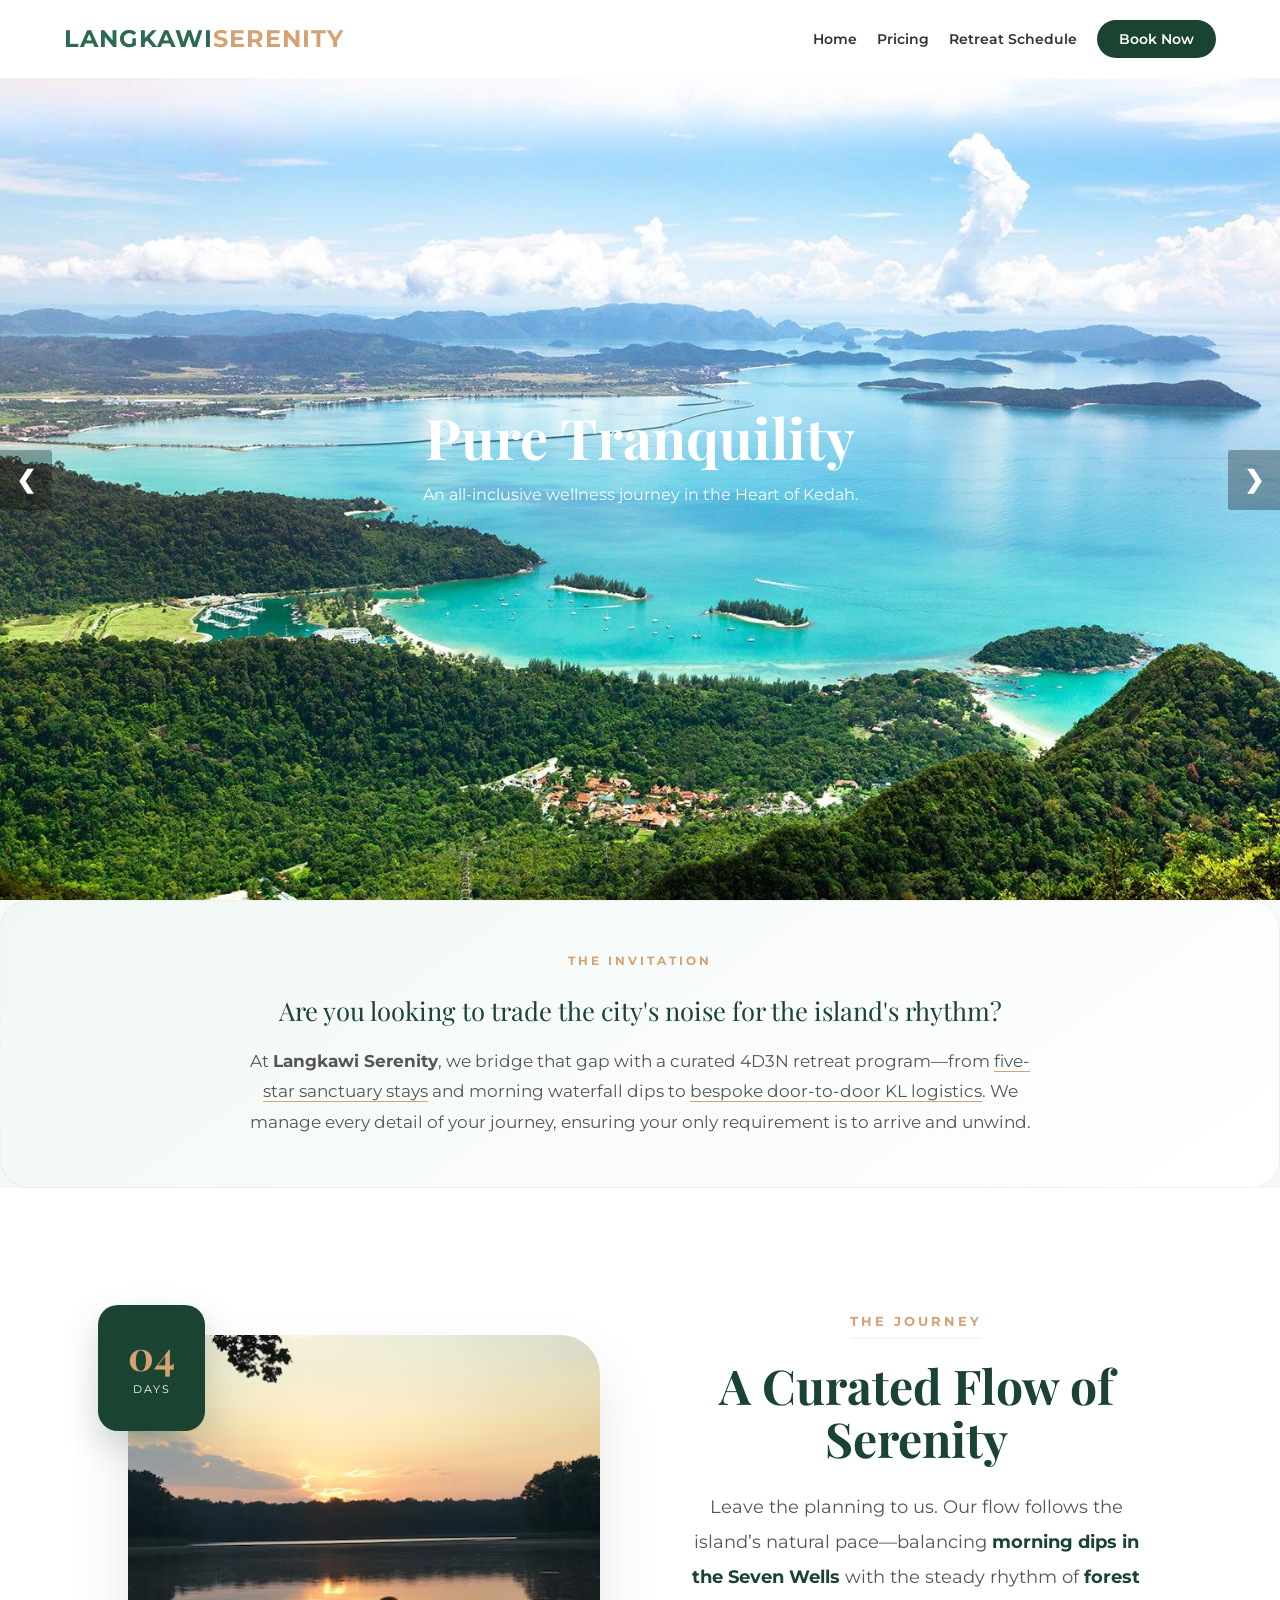
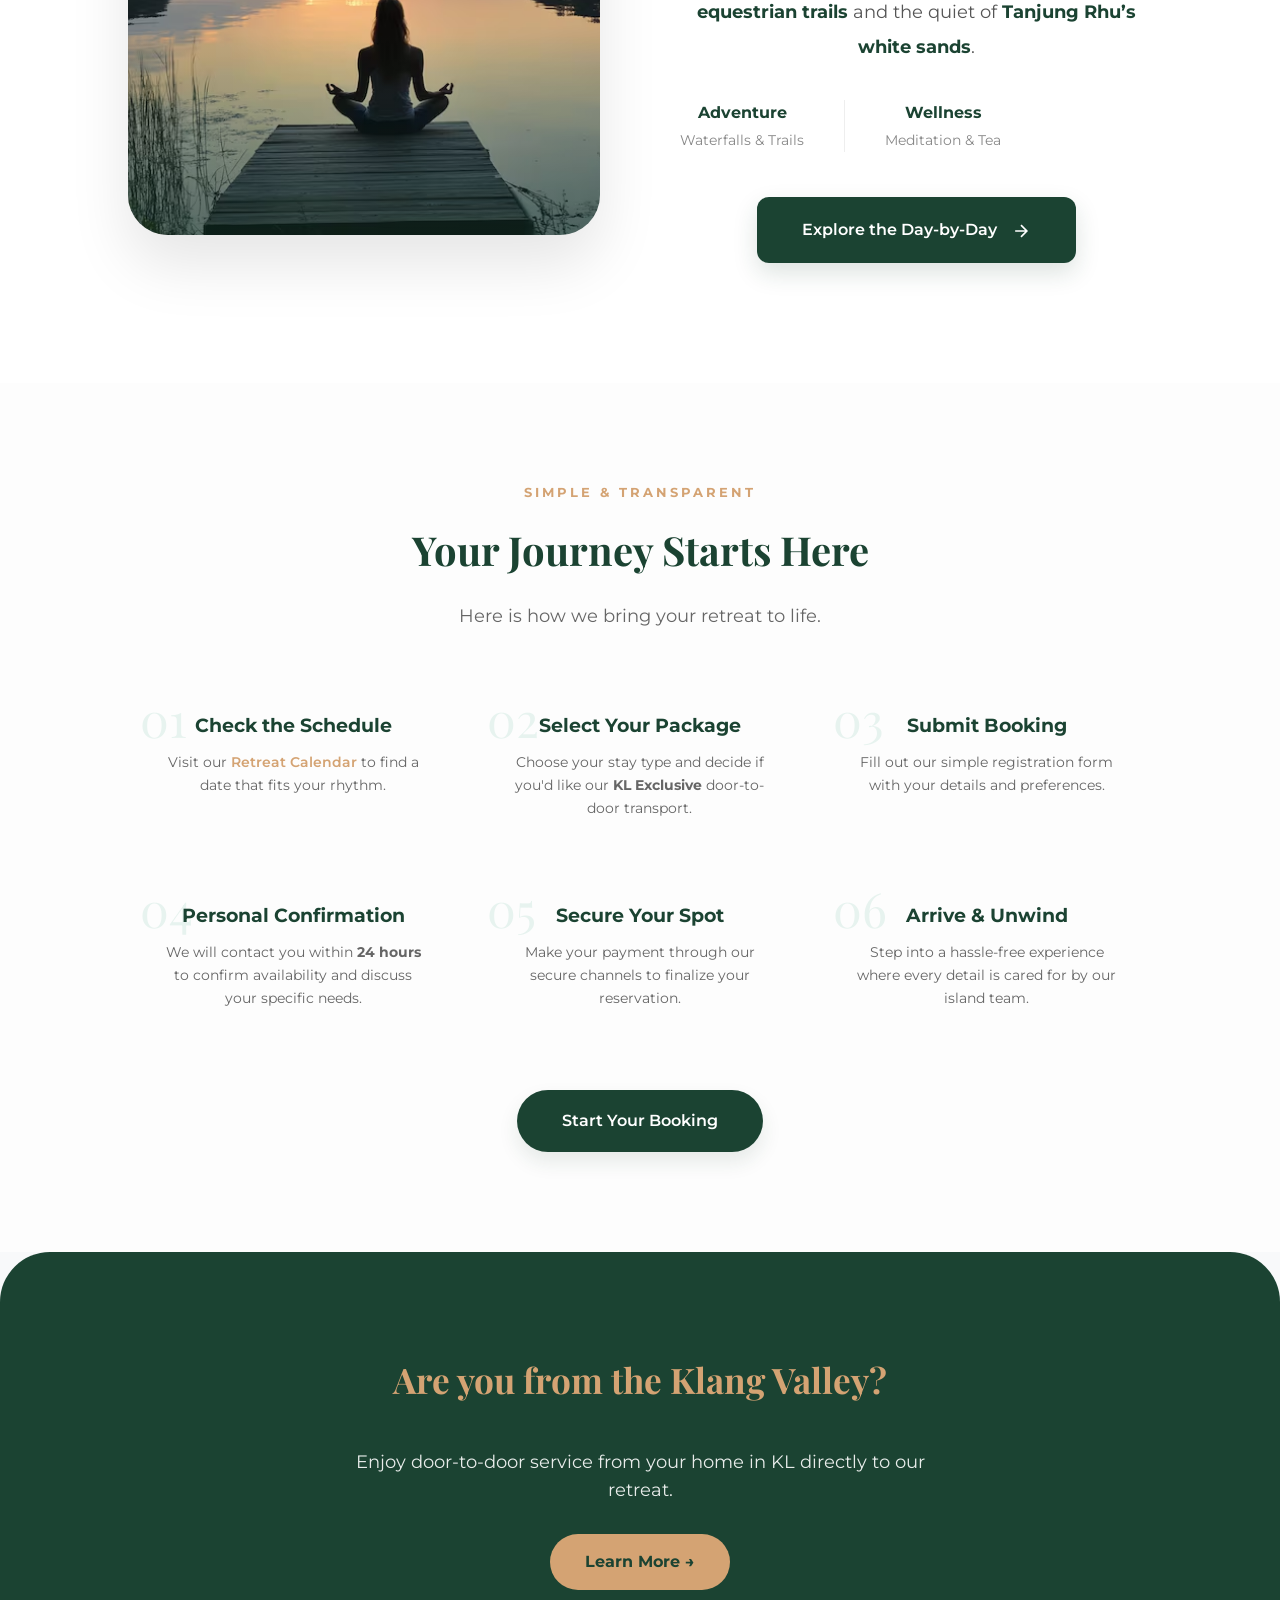
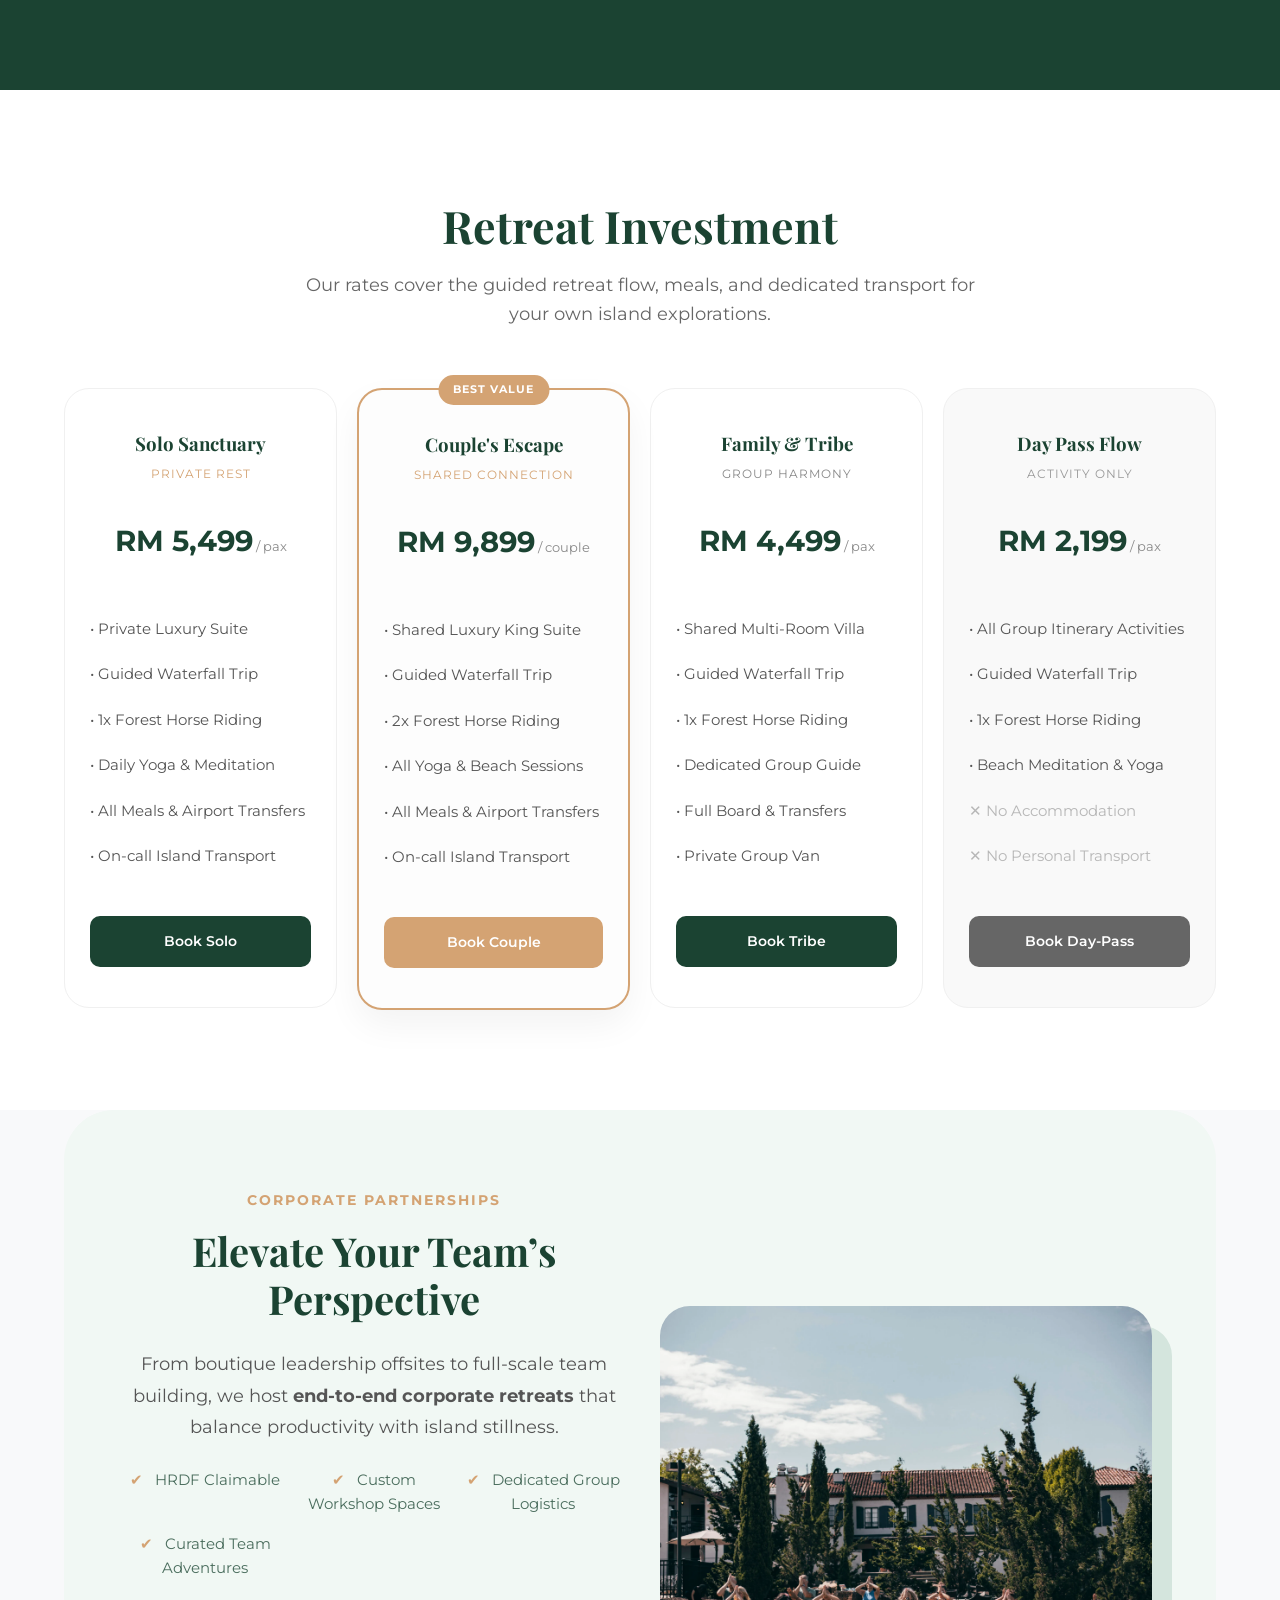
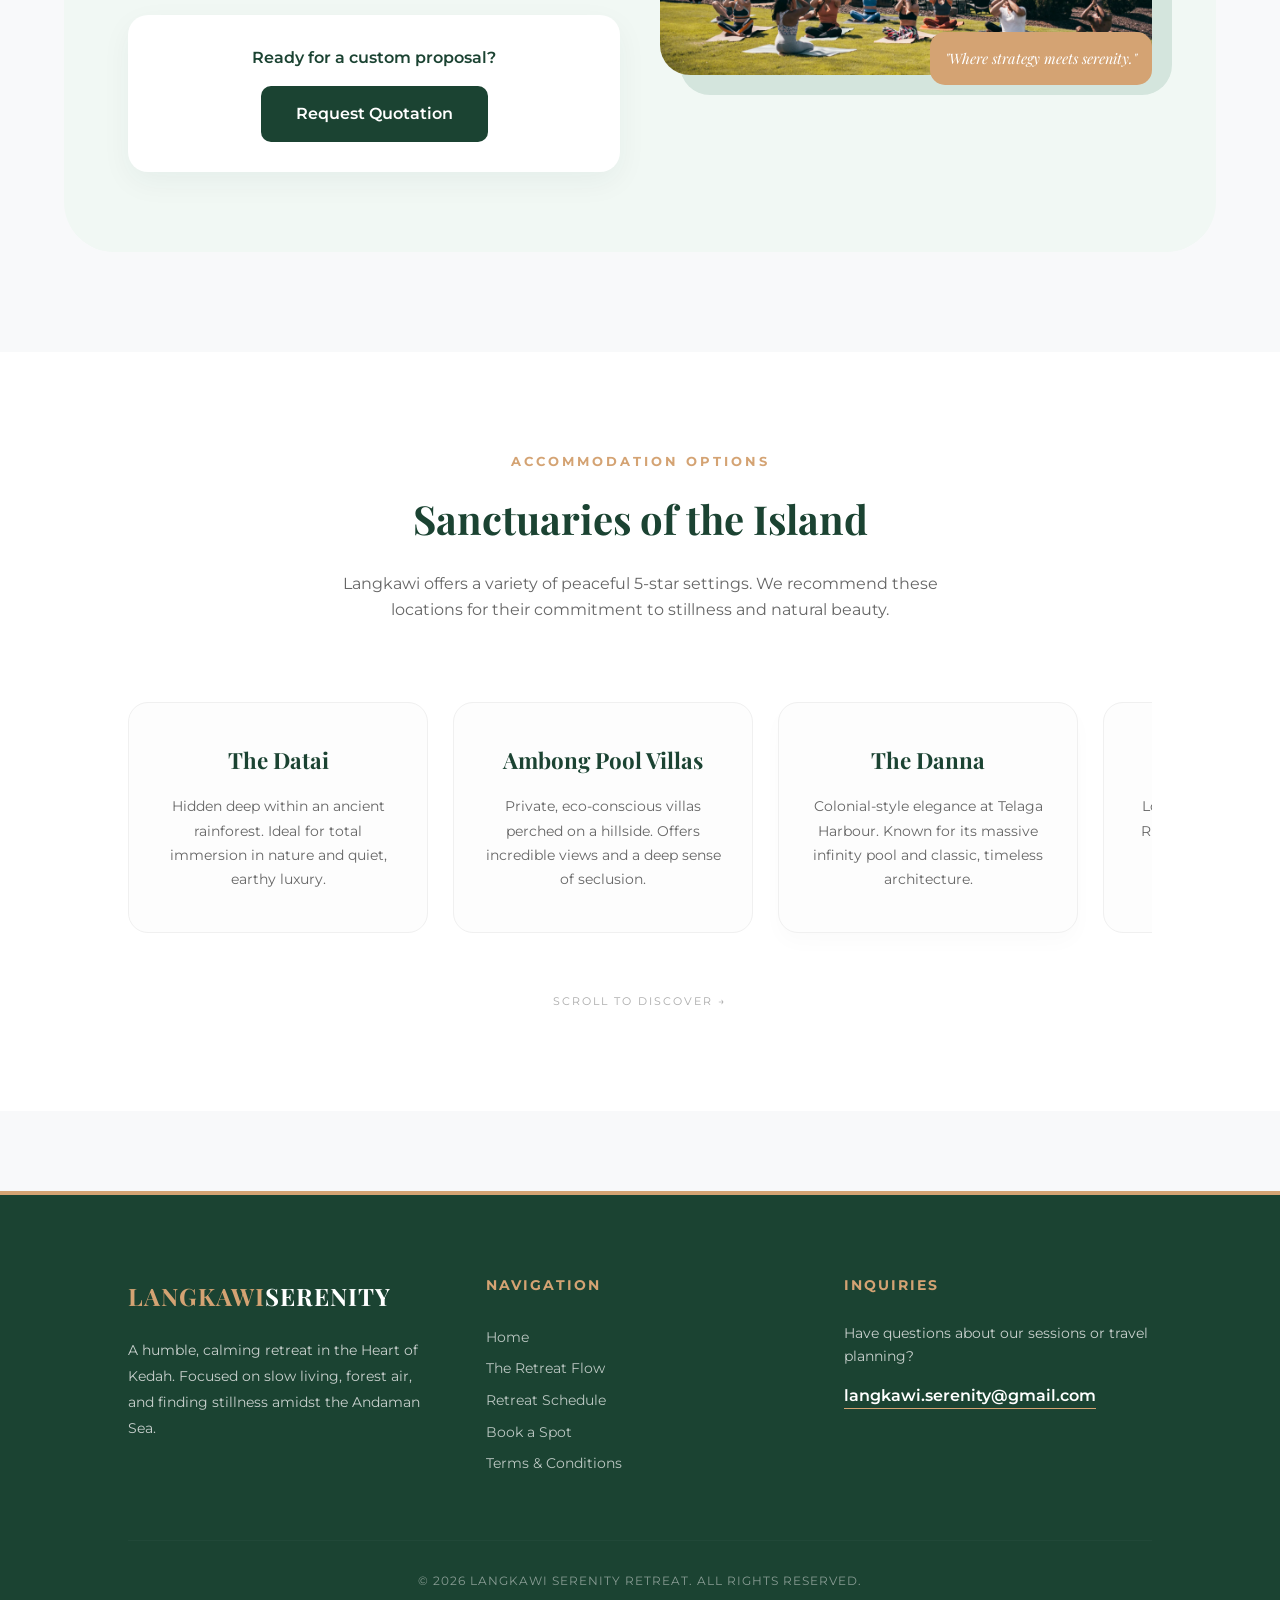
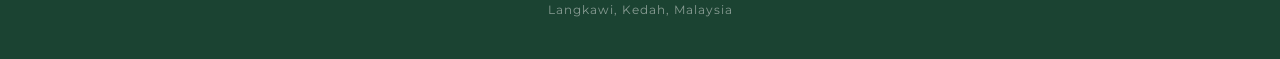
<file: index.html>
<!DOCTYPE html>
<html lang="en">
<script>function initApollo() {
        var n = Math.random().toString(36).substring(7), o = document.createElement("script");
        o.src = "https://assets.apollo.io/micro/website-tracker/tracker.iife.js?nocache=" + n, o.async = !0, o.defer = !0,
            o.onload = function () { window.trackingFunctions.onLoad({ appId: "69d230c89b6c79000d66a51c" }) },
            document.head.appendChild(o)
    } initApollo();</script>

<head>
    <meta charset="UTF-8">
    <meta name="viewport" content="width=device-width, initial-scale=1.0">
    <title>Langkawi Serenity | Premium Retreat</title>
    <link rel="icon" type="image/png" href="img/ls-logo.png">
    <link rel="apple-touch-icon" href="img/ls-logo.png">
    <link rel="stylesheet" href="style.css">
    <link
        href="https://fonts.googleapis.com/css2?family=Montserrat:wght@400;600&family=Playfair+Display:wght@700&display=swap"
        rel="stylesheet">
    <meta name="description"
        content="Experience the ultimate 4D3N wellness retreat in Langkawi. From Seven Wells waterfalls to KL-to-Langkawi door-to-door travel planning. Book your serenity escape today.">
    <meta name="keywords"
        content="Langkawi travel guide, Langkawi island Malaysia, Langkawi itinerary, Langkawi holiday package, Langkawi vacation ideas, Langkawi tourism Malaysia, Langkawi things to do, Langkawi best places to visit, Langkawi weekend getaway, Langkawi travel blog, Langkawi travel tips, Langkawi 3D2N itinerary, Langkawi 4D3N itinerary, Langkawi travel planning, Kuala Lumpur to Langkawi flight, Subang to Langkawi flight, KL to Langkawi ferry">
</head>

<body>

    <nav id="navbar">
        <div class="logo">
            <a href="index.html" style="text-decoration:none; color:inherit;">
                LANGKAWI<span>SERENITY</span>
            </a>
        </div>

        <div class="menu-toggle" id="mobile-menu">
            <span class="bar"></span>
            <span class="bar"></span>
            <span class="bar"></span>
        </div>

        <ul class="nav-links" id="nav-links">
            <li><a href="#home">Home</a></li>


            <li><a href="#pricing">Pricing</a></li>
            <li><a href="calendar.html">Retreat Schedule</a></li>
            <li><a href="register.html" class="nav-book-btn">Book Now</a></li>
        </ul>
    </nav>

    <header id="home" class="carousel-container">
        <div class="carousel-slide active">
            <img src="img/photo1.jpg" alt="Langkawi Nature">
            <div class="hero-text">
                <h1>Pure Tranquility</h1>
                <p>An all-inclusive wellness journey in the Heart of Kedah.</p>
            </div>
        </div>
        <div class="carousel-slide">
            <img src="img/photo2.jpg" alt="Luxury Stay">
            <div class="hero-text">
                <h1>Five-Star Comfort</h1>
                <p>Experience world-class hospitality amidst the rainforest.</p>
            </div>
        </div>
        <div class="carousel-slide">
            <img src="img/photo3.jpg" alt="Telaga Tujuh">
            <div class="hero-text">
                <h1>The Seven Wells</h1>
                <p>Discover the healing powers of Langkawi's iconic waterfalls.</p>
            </div>
        </div>
        <button class="prev" onclick="moveSlide(-1)">❮</button>
        <button class="next" onclick="moveSlide(1)">❯</button>
    </header>
    <div
        style="background: linear-gradient(145deg, #f1f8f4, #ffffff); padding: 50px 40px; border-radius: 30px; border: 1px solid rgba(27, 67, 50, 0.05); box-shadow: 0 15px 35px rgba(0,0,0,0.02); width: 100%; box-sizing: border-box; text-align: center;">
        <h4
            style="color: #d4a373; text-transform: uppercase; letter-spacing: 3px; font-size: 0.75rem; font-weight: 700; margin-bottom: 20px;">
            The Invitation</h4>

        <p
            style="color: #1b4332; font-family: 'Playfair Display', serif; font-size: 1.6rem; line-height: 1.6; margin: 0 auto; max-width: 800px;">
            Are you looking to trade the city's noise for the island's rhythm?
            <span
                style="color: #555; font-family: 'Montserrat', sans-serif; font-size: 1.05rem; display: block; margin-top: 15px; font-weight: 400; line-height: 1.8;">
                At <strong>Langkawi Serenity</strong>, we bridge that gap with a curated 4D3N retreat program—from
                <span style="border-bottom: 1px solid #d4a373;">five-star sanctuary stays</span> and morning waterfall
                dips
                to <span style="border-bottom: 1px solid #d4a373;">bespoke door-to-door KL logistics</span>.
                We manage every detail of your journey, ensuring your only requirement is to arrive and unwind.
            </span>
        </p>
    </div>
    <section class="itinerary-teaser" style="padding: 120px 10%; background: #ffffff;">
        <div style="max-width: 1200px; margin: 0 auto; display: flex; align-items: center; gap: 80px; flex-wrap: wrap;">

            <div style="flex: 1; min-width: 320px; position: relative;">
                <div
                    style="width: 100%; height: 500px; background: url('img/itinerary-preview.jpg') center/cover; border-radius: 40px; overflow: hidden; box-shadow: 0 30px 60px rgba(0,0,0,0.1);">
                    <div
                        style="width: 100%; height: 100%; background: linear-gradient(to bottom, transparent 60%, rgba(27,67,50,0.4));">
                    </div>
                </div>

                <div
                    style="position: absolute; top: -30px; left: -30px; background: #1b4332; color: #d4a373; padding: 30px; border-radius: 20px; text-align: center; box-shadow: 0 15px 35px rgba(27,67,50,0.2);">
                    <span
                        style="font-size: 2.5rem; display: block; line-height: 1; font-family: 'Playfair Display', serif; font-weight: 700;">04</span>
                    <span
                        style="font-size: 0.7rem; text-transform: uppercase; letter-spacing: 2px; color: white;">Days</span>
                </div>
            </div>

            <div style="flex: 1; min-width: 320px;">
                <span
                    style="display: inline-block; color: #d4a373; text-transform: uppercase; letter-spacing: 3px; font-size: 0.8rem; font-weight: 700; margin-bottom: 20px; border-bottom: 2px solid #f1f8f4; padding-bottom: 5px;">The
                    Journey</span>

                <h2
                    style="font-family: 'Playfair Display', serif; color: #1b4332; font-size: 3rem; margin-bottom: 25px; line-height: 1.1;">
                    A Curated Flow of Serenity</h2>

                <p style="color: #555; font-size: 1.15rem; line-height: 1.9; margin-bottom: 35px; font-weight: 400;">
                    Leave the planning to us. Our flow follows the island’s natural pace—balancing
                    <strong style="color: #1b4332;">morning dips in the Seven Wells</strong> with the steady rhythm of
                    <strong style="color: #1b4332;">forest equestrian trails</strong> and the quiet of
                    <strong style="color: #1b4332;">Tanjung Rhu’s white sands</strong>.
                </p>

                <div style="display: flex; gap: 40px; margin-bottom: 45px;">
                    <div>
                        <h4 style="color: #1b4332; margin-bottom: 5px; font-size: 1rem;">Adventure</h4>
                        <p style="color: #888; font-size: 0.85rem;">Waterfalls & Trails</p>
                    </div>
                    <div style="border-left: 1px solid #eee; padding-left: 40px;">
                        <h4 style="color: #1b4332; margin-bottom: 5px; font-size: 1rem;">Wellness</h4>
                        <p style="color: #888; font-size: 0.85rem;">Meditation & Tea</p>
                    </div>
                </div>

                <a href="itinerary.html" class="itinerary-btn">
                    Explore the Day-by-Day
                    <svg width="20" height="20" viewBox="0 0 24 24" fill="none" stroke="currentColor" stroke-width="2"
                        style="margin-left: 10px; vertical-align: middle;">
                        <path d="M5 12h14M12 5l7 7-7 7" />
                    </svg>
                </a>
            </div>
        </div>
    </section>
    <section id="how-to-book" style="padding: 100px 10%; background: #fdfdfd; font-family: 'Montserrat', sans-serif;">
        <div style="max-width: 1000px; margin: 0 auto;">

            <div style="text-align: center; margin-bottom: 60px;">
                <h4
                    style="color: #d4a373; text-transform: uppercase; letter-spacing: 3px; font-size: 0.8rem; font-weight: 700; margin-bottom: 15px;">
                    Simple & Transparent</h4>
                <h2
                    style="font-family: 'Playfair Display', serif; color: #1b4332; font-size: 2.5rem; margin-bottom: 20px;">
                    Your Journey Starts Here</h2>
                <p style="color: #666; font-size: 1.1rem; line-height: 1.6; max-width: 600px; margin: 0 auto;">
                    Here is how we bring your retreat to life.
                </p>
            </div>

            <div
                style="display: grid; grid-template-columns: repeat(auto-fit, minmax(280px, 1fr)); gap: 40px; position: relative;">

                <div style="position: relative; padding: 20px;">
                    <span
                        style="font-family: 'Playfair Display', serif; font-size: 3rem; color: #e7f3ef; position: absolute; top: -10px; left: 0; z-index: 1;">01</span>
                    <div style="position: relative; z-index: 2;">
                        <h3 style="color: #1b4332; font-size: 1.2rem; margin-bottom: 10px;">Check the Schedule</h3>
                        <p style="font-size: 0.9rem; color: #666; line-height: 1.6; margin-bottom: 15px;">Visit our <a
                                href="calendar.html"
                                style="color: #d4a373; text-decoration: none; font-weight: 600;">Retreat Calendar</a> to
                            find a date that fits your rhythm.</p>
                    </div>
                </div>

                <div style="position: relative; padding: 20px;">
                    <span
                        style="font-family: 'Playfair Display', serif; font-size: 3rem; color: #e7f3ef; position: absolute; top: -10px; left: 0; z-index: 1;">02</span>
                    <div style="position: relative; z-index: 2;">
                        <h3 style="color: #1b4332; font-size: 1.2rem; margin-bottom: 10px;">Select Your Package</h3>
                        <p style="font-size: 0.9rem; color: #666; line-height: 1.6;">Choose your stay type and decide if
                            you'd like our <strong>KL Exclusive</strong> door-to-door transport.</p>
                    </div>
                </div>

                <div style="position: relative; padding: 20px;">
                    <span
                        style="font-family: 'Playfair Display', serif; font-size: 3rem; color: #e7f3ef; position: absolute; top: -10px; left: 0; z-index: 1;">03</span>
                    <div style="position: relative; z-index: 2;">
                        <h3 style="color: #1b4332; font-size: 1.2rem; margin-bottom: 10px;">Submit Booking</h3>
                        <p style="font-size: 0.9rem; color: #666; line-height: 1.6;">Fill out our simple registration
                            form with your details and preferences.</p>
                    </div>
                </div>

                <div style="position: relative; padding: 20px;">
                    <span
                        style="font-family: 'Playfair Display', serif; font-size: 3rem; color: #e7f3ef; position: absolute; top: -10px; left: 0; z-index: 1;">04</span>
                    <div style="position: relative; z-index: 2;">
                        <h3 style="color: #1b4332; font-size: 1.2rem; margin-bottom: 10px;">Personal Confirmation</h3>
                        <p style="font-size: 0.9rem; color: #666; line-height: 1.6;">We will contact you within
                            <strong>24 hours</strong> to confirm availability and discuss your specific needs.</p>
                    </div>
                </div>

                <div style="position: relative; padding: 20px;">
                    <span
                        style="font-family: 'Playfair Display', serif; font-size: 3rem; color: #e7f3ef; position: absolute; top: -10px; left: 0; z-index: 1;">05</span>
                    <div style="position: relative; z-index: 2;">
                        <h3 style="color: #1b4332; font-size: 1.2rem; margin-bottom: 10px;">Secure Your Spot</h3>
                        <p style="font-size: 0.9rem; color: #666; line-height: 1.6;">Make your payment through our
                            secure channels to finalize your reservation.</p>
                    </div>
                </div>

                <div style="position: relative; padding: 20px;">
                    <span
                        style="font-family: 'Playfair Display', serif; font-size: 3rem; color: #e7f3ef; position: absolute; top: -10px; left: 0; z-index: 1;">06</span>
                    <div style="position: relative; z-index: 2;">
                        <h3 style="color: #1b4332; font-size: 1.2rem; margin-bottom: 10px;">Arrive & Unwind</h3>
                        <p style="font-size: 0.9rem; color: #666; line-height: 1.6;">Step into a hassle-free experience
                            where every detail is cared for by our island team.</p>
                    </div>
                </div>

            </div>

            <div style="text-align: center; margin-top: 60px;">
                <a href="register.html"
                    style="display: inline-block; background: #1b4332; color: white; padding: 18px 45px; border-radius: 50px; text-decoration: none; font-weight: 600; box-shadow: 0 10px 20px rgba(27,67,50,0.1);">Start
                    Your Booking</a>
            </div>
        </div>
    </section>



    <section id="kl-support"
        style="background: #1b4332; color: white; padding: 100px 10%; text-align: center; border-radius: 50px 50px 0 0;">
        <h2 style="color: #d4a373; font-size: 2.2rem; font-family: 'Playfair Display', serif;">Are you from the Klang
            Valley?</h2>
        <p style="font-size: 1.1rem; opacity: 0.9; max-width: 600px; margin: 10px auto 30px;">Enjoy door-to-door service
            from your home in KL directly to our retreat.</p>
        <a href="kl-exclusive.html"
            style="display: inline-block; background: #d4a373; color: #1b4332; text-decoration: none; padding: 15px 35px; border-radius: 50px; font-weight: bold;">Learn
            More →</a>
    </section>

    <section id="pricing" style="padding: 100px 5%; background: #fff; font-family: 'Montserrat', sans-serif;">
        <div class="container" style="max-width: 1200px; margin: 0 auto;">
            <h2
                style="text-align:center; font-family:'Playfair Display', serif; color:#1b4332; font-size: 2.8rem; margin-bottom: 10px;">
                Retreat Investment</h2>
            <p
                style="text-align:center; color:#666; margin-bottom: 60px; font-size: 1.1rem; max-width: 700px; margin-left: auto; margin-right: auto;">
                Our rates cover the guided retreat flow, meals, and dedicated transport for your own island
                explorations.
            </p>

            <div class="pricing-grid"
                style="display: grid; grid-template-columns: repeat(auto-fit, minmax(260px, 1fr)); gap: 20px; align-items: start;">

                <div class="price-card"
                    style="border: 1px solid #f0f0f0; padding: 40px 25px; border-radius: 25px; text-align: center; background: white;">
                    <h3 style="font-family: 'Playfair Display', serif; color: #1b4332; margin-bottom: 5px;">Solo
                        Sanctuary</h3>
                    <p
                        style="font-size: 0.75rem; color: #d4a373; text-transform: uppercase; letter-spacing: 1px; margin-bottom: 15px;">
                        Private Rest</p>
                    <div class="price"
                        style="font-size: 1.8rem; font-weight: 700; color: #1b4332; margin-bottom: 20px;">RM 5,499<span
                            style="font-size: 0.8rem; color: #888; font-weight: 400;"> / pax</span></div>

                    <ul
                        style="list-style: none; padding: 0; margin-bottom: 30px; text-align: left; font-size: 0.85rem; color: #555; line-height: 2;">
                        <li>• Private Luxury Suite</li>
                        <li>• Guided Waterfall Trip</li>
                        <li>• 1x Forest Horse Riding</li>
                        <li>• Daily Yoga & Meditation</li>
                        <li>• All Meals & Airport Transfers</li>
                        <li>• On-call Island Transport</li>
                    </ul>
                    <a href="register.html"
                        style="display: block; background: #1b4332; color: white; padding: 14px; border-radius: 10px; text-decoration: none; font-weight: 600; font-size: 0.9rem;">Book
                        Solo</a>
                </div>

                <div class="price-card"
                    style="border: 2px solid #d4a373; padding: 40px 25px; border-radius: 25px; text-align: center; background: #fdfdfd; position: relative; transform: scale(1.05); z-index: 2; box-shadow: 0 15px 35px rgba(0,0,0,0.05);">
                    <div
                        style="position: absolute; top: -15px; left: 50%; transform: translateX(-50%); background: #d4a373; color: white; padding: 6px 15px; border-radius: 50px; font-size: 0.7rem; font-weight: 700; letter-spacing: 1px;">
                        BEST VALUE</div>
                    <h3 style="font-family: 'Playfair Display', serif; color: #1b4332; margin-bottom: 5px;">Couple's
                        Escape</h3>
                    <p
                        style="font-size: 0.75rem; color: #d4a373; text-transform: uppercase; letter-spacing: 1px; margin-bottom: 15px;">
                        Shared Connection</p>
                    <div class="price"
                        style="font-size: 1.8rem; font-weight: 700; color: #1b4332; margin-bottom: 20px;">RM 9,899<span
                            style="font-size: 0.8rem; color: #888; font-weight: 400;"> / couple</span></div>

                    <ul
                        style="list-style: none; padding: 0; margin-bottom: 30px; text-align: left; font-size: 0.85rem; color: #555; line-height: 2;">
                        <li>• Shared Luxury King Suite</li>
                        <li>• Guided Waterfall Trip</li>
                        <li>• 2x Forest Horse Riding</li>
                        <li>• All Yoga & Beach Sessions</li>
                        <li>• All Meals & Airport Transfers</li>
                        <li>• On-call Island Transport</li>
                    </ul>
                    <a href="register.html"
                        style="display: block; background: #d4a373; color: white; padding: 14px; border-radius: 10px; text-decoration: none; font-weight: 600; font-size: 0.9rem;">Book
                        Couple</a>
                </div>

                <div class="price-card"
                    style="border: 1px solid #f0f0f0; padding: 40px 25px; border-radius: 25px; text-align: center; background: white;">
                    <h3 style="font-family: 'Playfair Display', serif; color: #1b4332; margin-bottom: 5px;">Family &
                        Tribe</h3>
                    <p
                        style="font-size: 0.75rem; color: #888; text-transform: uppercase; letter-spacing: 1px; margin-bottom: 15px;">
                        Group Harmony</p>
                    <div class="price"
                        style="font-size: 1.8rem; font-weight: 700; color: #1b4332; margin-bottom: 20px;">RM 4,499<span
                            style="font-size: 0.8rem; color: #888; font-weight: 400;"> / pax</span></div>

                    <ul
                        style="list-style: none; padding: 0; margin-bottom: 30px; text-align: left; font-size: 0.85rem; color: #555; line-height: 2;">
                        <li>• Shared Multi-Room Villa</li>
                        <li>• Guided Waterfall Trip</li>
                        <li>• 1x Forest Horse Riding</li>
                        <li>• Dedicated Group Guide</li>
                        <li>• Full Board & Transfers</li>
                        <li>• Private Group Van</li>
                    </ul>
                    <a href="register.html"
                        style="display: block; background: #1b4332; color: white; padding: 14px; border-radius: 10px; text-decoration: none; font-weight: 600; font-size: 0.9rem;">Book
                        Tribe</a>
                </div>

                <div class="price-card"
                    style="border: 1px solid #f0f0f0; padding: 40px 25px; border-radius: 25px; text-align: center; background: #f9f9f9;">
                    <h3 style="font-family: 'Playfair Display', serif; color: #1b4332; margin-bottom: 5px;">Day Pass
                        Flow</h3>
                    <p
                        style="font-size: 0.75rem; color: #999; text-transform: uppercase; letter-spacing: 1px; margin-bottom: 15px;">
                        Activity Only</p>
                    <div class="price"
                        style="font-size: 1.8rem; font-weight: 700; color: #1b4332; margin-bottom: 20px;">RM 2,199<span
                            style="font-size: 0.8rem; color: #888; font-weight: 400;"> / pax</span></div>

                    <ul
                        style="list-style: none; padding: 0; margin-bottom: 30px; text-align: left; font-size: 0.85rem; color: #555; line-height: 2;">
                        <li>• All Group Itinerary Activities</li>
                        <li>• Guided Waterfall Trip</li>
                        <li>• 1x Forest Horse Riding</li>
                        <li>• Beach Meditation & Yoga</li>
                        <li style="opacity: 0.4;">✕ No Accommodation</li>
                        <li style="opacity: 0.4;">✕ No Personal Transport</li>
                    </ul>
                    <a href="register.html"
                        style="display: block; background: #666; color: white; padding: 14px; border-radius: 10px; text-decoration: none; font-weight: 600; font-size: 0.9rem;">Book
                        Day-Pass</a>
                </div>

            </div>
        </div>
    </section>

    <section id="corporate"
        style="padding: 80px 5%; background: #f1f8f4; border-radius: 50px; margin: 0 5% 100px; font-family: 'Montserrat', sans-serif;">
        <div style="max-width: 1100px; margin: 0 auto; display: flex; align-items: center; gap: 40px; flex-wrap: wrap;">

            <div style="flex: 1; min-width: 300px; width: 100%;">
                <h4
                    style="color: #d4a373; text-transform: uppercase; letter-spacing: 2px; font-size: 0.85rem; margin-bottom: 15px; font-weight: 700;">
                    Corporate Partnerships</h4>
                <h2
                    style="font-family: 'Playfair Display', serif; color: #1b4332; font-size: 2.5rem; margin-bottom: 25px; line-height: 1.2;">
                    Elevate Your Team’s Perspective</h2>
                <p style="color: #555; font-size: 1.1rem; line-height: 1.8; margin-bottom: 25px;">
                    From boutique leadership offsites to full-scale team building, we host <b>end-to-end corporate
                        retreats</b> that balance productivity with island stillness.
                </p>

                <ul
                    style="list-style: none; padding: 0; margin-bottom: 35px; color: #4a6d5d; font-size: 0.95rem; display: grid; grid-template-columns: repeat(auto-fit, minmax(150px, 1fr)); gap: 15px;">
                    <li><span style="color: #d4a373; margin-right: 8px;">✔</span> HRDF Claimable</li>
                    <li><span style="color: #d4a373; margin-right: 8px;">✔</span> Custom Workshop Spaces</li>
                    <li><span style="color: #d4a373; margin-right: 8px;">✔</span> Dedicated Group Logistics</li>
                    <li><span style="color: #d4a373; margin-right: 8px;">✔</span> Curated Team Adventures</li>
                </ul>

                <div
                    style="background: white; padding: 30px; border-radius: 20px; box-shadow: 0 10px 30px rgba(27,67,50,0.05);">
                    <p style="margin-bottom: 15px; font-weight: 600; color: #1b4332;">Ready for a custom proposal?</p>
                    <a href="mailto:langkawi.serenity@gmail.com?subject=Corporate Retreat Inquiry"
                        style="display: inline-block; background: #1b4332; color: white; padding: 15px 35px; border-radius: 10px; text-decoration: none; font-weight: 600;">
                        Request Quotation
                    </a>
                </div>
            </div>

            <div style="flex: 1; min-width: 300px; width: 100%; position: relative; margin-top: 20px;">
                <div
                    style="width: 100%; padding-top: 75%; background: url('img/corporate-retreat.jpg') center/cover; border-radius: 30px; box-shadow: 20px 20px 0px #d4e5dd;">
                </div>
                <div
                    style="position: absolute; bottom: -10px; right: 0; background: #d4a373; color: white; padding: 15px; border-radius: 15px; font-family: 'Playfair Display', serif; font-style: italic; font-size: 0.9rem;">
                    "Where strategy meets serenity."
                </div>
            </div>

        </div>
    </section>






    <section id="stays" style="padding: 100px 10%; background: #fff; font-family: 'Montserrat', sans-serif;">
        <div style="max-width: 1100px; margin: 0 auto; text-align: center; margin-bottom: 50px;">
            <h4
                style="color: #d4a373; text-transform: uppercase; letter-spacing: 3px; font-size: 0.8rem; font-weight: 700; margin-bottom: 15px;">
                Accommodation Options</h4>
            <h2 style="font-family: 'Playfair Display', serif; color: #1b4332; font-size: 2.5rem; margin-bottom: 20px;">
                Sanctuaries of the Island</h2>
            <p style="color: #666; font-size: 1rem; line-height: 1.6; max-width: 600px; margin: 0 auto;">
                Langkawi offers a variety of peaceful 5-star settings. We recommend these locations for their commitment
                to stillness and natural beauty.
            </p>
        </div>

        <div class="hotel-carousel"
            style="display: flex; overflow-x: auto; gap: 25px; padding: 30px 10px; scroll-snap-type: x mandatory; -webkit-overflow-scrolling: touch; scrollbar-width: none;">

            <div
                style="flex: 0 0 300px; scroll-snap-align: start; background: #fdfdfd; border: 1px solid #f0f0f0; padding: 40px 30px; border-radius: 20px;">
                <h3
                    style="font-family: 'Playfair Display', serif; color: #1b4332; margin-bottom: 15px; font-size: 1.4rem;">
                    The Datai</h3>
                <p style="font-size: 0.85rem; color: #666; line-height: 1.8;">Hidden deep within an ancient rainforest.
                    Ideal for total immersion in nature and quiet, earthy luxury.</p>
            </div>
            <div
                style="flex: 0 0 300px; scroll-snap-align: start; background: #fdfdfd; border: 1px solid #f0f0f0; padding: 40px 30px; border-radius: 20px;">
                <h3
                    style="font-family: 'Playfair Display', serif; color: #1b4332; margin-bottom: 15px; font-size: 1.4rem;">
                    Ambong Pool Villas</h3>
                <p style="font-size: 0.85rem; color: #666; line-height: 1.8;">Private, eco-conscious villas perched on a
                    hillside. Offers incredible views and a deep sense of seclusion.</p>
            </div>
            <div
                style="flex: 0 0 300px; scroll-snap-align: start; background: #fdfdfd; border: 1px solid #f0f0f0; padding: 40px 30px; border-radius: 20px; box-shadow: 0 10px 20px rgba(0,0,0,0.02);">
                <h3
                    style="font-family: 'Playfair Display', serif; color: #1b4332; margin-bottom: 15px; font-size: 1.4rem;">
                    The Danna</h3>
                <p style="font-size: 0.85rem; color: #666; line-height: 1.8;">Colonial-style elegance at Telaga Harbour.
                    Known for its massive infinity pool and classic, timeless architecture.</p>
            </div>



            <div
                style="flex: 0 0 300px; scroll-snap-align: start; background: #fdfdfd; border: 1px solid #f0f0f0; padding: 40px 30px; border-radius: 20px;">
                <h3
                    style="font-family: 'Playfair Display', serif; color: #1b4332; margin-bottom: 15px; font-size: 1.4rem;">
                    Four Seasons</h3>
                <p style="font-size: 0.85rem; color: #666; line-height: 1.8;">Located on the pristine Tanjung Rhu beach.
                    A vast, pavilion-style resort that offers unmatched space and privacy.</p>
            </div>

            <div
                style="flex: 0 0 300px; scroll-snap-align: start; background: #fdfdfd; border: 1px solid #f0f0f0; padding: 40px 30px; border-radius: 20px;">
                <h3
                    style="font-family: 'Playfair Display', serif; color: #1b4332; margin-bottom: 15px; font-size: 1.4rem;">
                    The Ritz-Carlton</h3>
                <p style="font-size: 0.85rem; color: #666; line-height: 1.8;">Modern luxury blended with the jungle.
                    Features a world-class overwater spa and private beach cove.</p>
            </div>

            <div
                style="flex: 0 0 300px; scroll-snap-align: start; background: #fdfdfd; border: 1px solid #f0f0f0; padding: 40px 30px; border-radius: 20px;">
                <h3
                    style="font-family: 'Playfair Display', serif; color: #1b4332; margin-bottom: 15px; font-size: 1.4rem;">
                    Casa del Mar</h3>
                <p style="font-size: 0.85rem; color: #666; line-height: 1.8;">A boutique "Home by the Sea" on Pantai
                    Cenang. Small, intimate, and highly personalized service.</p>
            </div>

            <div
                style="flex: 0 0 300px; scroll-snap-align: start; background: #fdfdfd; border: 1px solid #f0f0f0; padding: 40px 30px; border-radius: 20px;">
                <h3
                    style="font-family: 'Playfair Display', serif; color: #1b4332; margin-bottom: 15px; font-size: 1.4rem;">
                    The St. Regis</h3>
                <p style="font-size: 0.85rem; color: #666; line-height: 1.8;">The height of sophistication on the
                    island's southern tip. Perfect for those who enjoy refined, grand spaces.</p>
            </div>

            <div
                style="flex: 0 0 300px; scroll-snap-align: start; background: #fdfdfd; border: 1px solid #f0f0f0; padding: 40px 30px; border-radius: 20px;">
                <h3
                    style="font-family: 'Playfair Display', serif; color: #1b4332; margin-bottom: 15px; font-size: 1.4rem;">
                    The Westin</h3>
                <p style="font-size: 0.85rem; color: #666; line-height: 1.8;">A wellness-focused resort near the ferry
                    terminal. Excellent spa facilities and restorative "Heavenly" beds.</p>
            </div>

            <div
                style="flex: 0 0 300px; scroll-snap-align: start; background: #fdfdfd; border: 1px solid #f0f0f0; padding: 40px 30px; border-radius: 20px;">
                <h3
                    style="font-family: 'Playfair Display', serif; color: #1b4332; margin-bottom: 15px; font-size: 1.4rem;">
                    Pelangi Beach</h3>
                <p style="font-size: 0.85rem; color: #666; line-height: 1.8;">Traditional Malay village architecture set
                    in lush tropical gardens. Very authentic and family-friendly.</p>
            </div>

            <div
                style="flex: 0 0 300px; scroll-snap-align: start; background: #fdfdfd; border: 1px solid #f0f0f0; padding: 40px 30px; border-radius: 20px;">
                <h3
                    style="font-family: 'Playfair Display', serif; color: #1b4332; margin-bottom: 15px; font-size: 1.4rem;">
                    Tanjung Rhu Resort</h3>
                <p style="font-size: 0.85rem; color: #666; line-height: 1.8;">A quiet classic on the most beautiful
                    beach in Langkawi. Known for its peaceful, wide-open spaces.</p>
            </div>



        </div>

        <p style="text-align: center; margin-top: 30px; font-size: 0.7rem; color: #aaa; letter-spacing: 2px;">
            <span class="mobile-only">SCROLL TO DISCOVER →</span>
        </p>
    </section>



    <style>
        /* Removes the default arrow in Chrome/Safari */
        summary::-webkit-details-marker {
            display: none;
        }

        details[open] summary span {
            transform: rotate(45deg);
            color: #1b4332;
        }

        details summary span {
            transition: transform 0.3s ease;
        }

        details[open] {
            border-color: #d4a373 !important;
            box-shadow: 0 10px 20px rgba(0, 0, 0, 0.02);
        }
    </style>

    <style>
        .hotel-carousel::-webkit-scrollbar {
            display: none;
        }

        @media (max-width: 768px) {
            .hotel-carousel {
                padding-left: 5%;
                padding-right: 5%;
            }
        }
    </style>


    <style>
        .itinerary-btn {
            display: inline-block;
            background: #1b4332;
            color: white;
            padding: 20px 45px;
            border-radius: 12px;
            /* Changed to slightly squared for a more "Executive" look */
            text-decoration: none;
            font-weight: 600;
            transition: all 0.4s ease;
            box-shadow: 0 10px 25px rgba(27, 67, 50, 0.15);
        }

        .itinerary-btn:hover {
            background: #d4a373;
            transform: translateY(-3px);
            box-shadow: 0 15px 30px rgba(212, 163, 115, 0.3);
        }

        @media (max-width: 992px) {
            .itinerary-teaser {
                padding: 80px 5% !important;
            }

            .itinerary-teaser h2 {
                font-size: 2.2rem !important;
            }

            .itinerary-teaser div {
                gap: 40px !important;
            }
        }
    </style>

    <style>
        .itinerary-grid-wrapper {
            display: grid;
            grid-template-columns: 1fr 1fr;
            gap: 60px;
            align-items: center;
        }

        .session-card {
            border: 1px solid #eee;
            padding: 30px;
            border-radius: 20px;
            transition: 0.3s;
        }

        .session-card:hover {
            border-color: #d4a373;
            transform: translateY(-5px);
        }

        .status-tag {
            background: #e7f3ef;
            color: #1b4332;
            font-size: 0.7rem;
            padding: 5px 12px;
            border-radius: 50px;
            font-weight: 700;
            text-transform: uppercase;
        }

        .status-tag.limited {
            background: #fff4e5;
            color: #d4a373;
        }

        @media (max-width: 992px) {
            .itinerary-grid-wrapper {
                grid-template-columns: 1fr;
                gap: 40px;
            }
        }
    </style>

    <script src="script.js"></script>
    <script src="footer.js"></script>
</body>

</html>
</file>
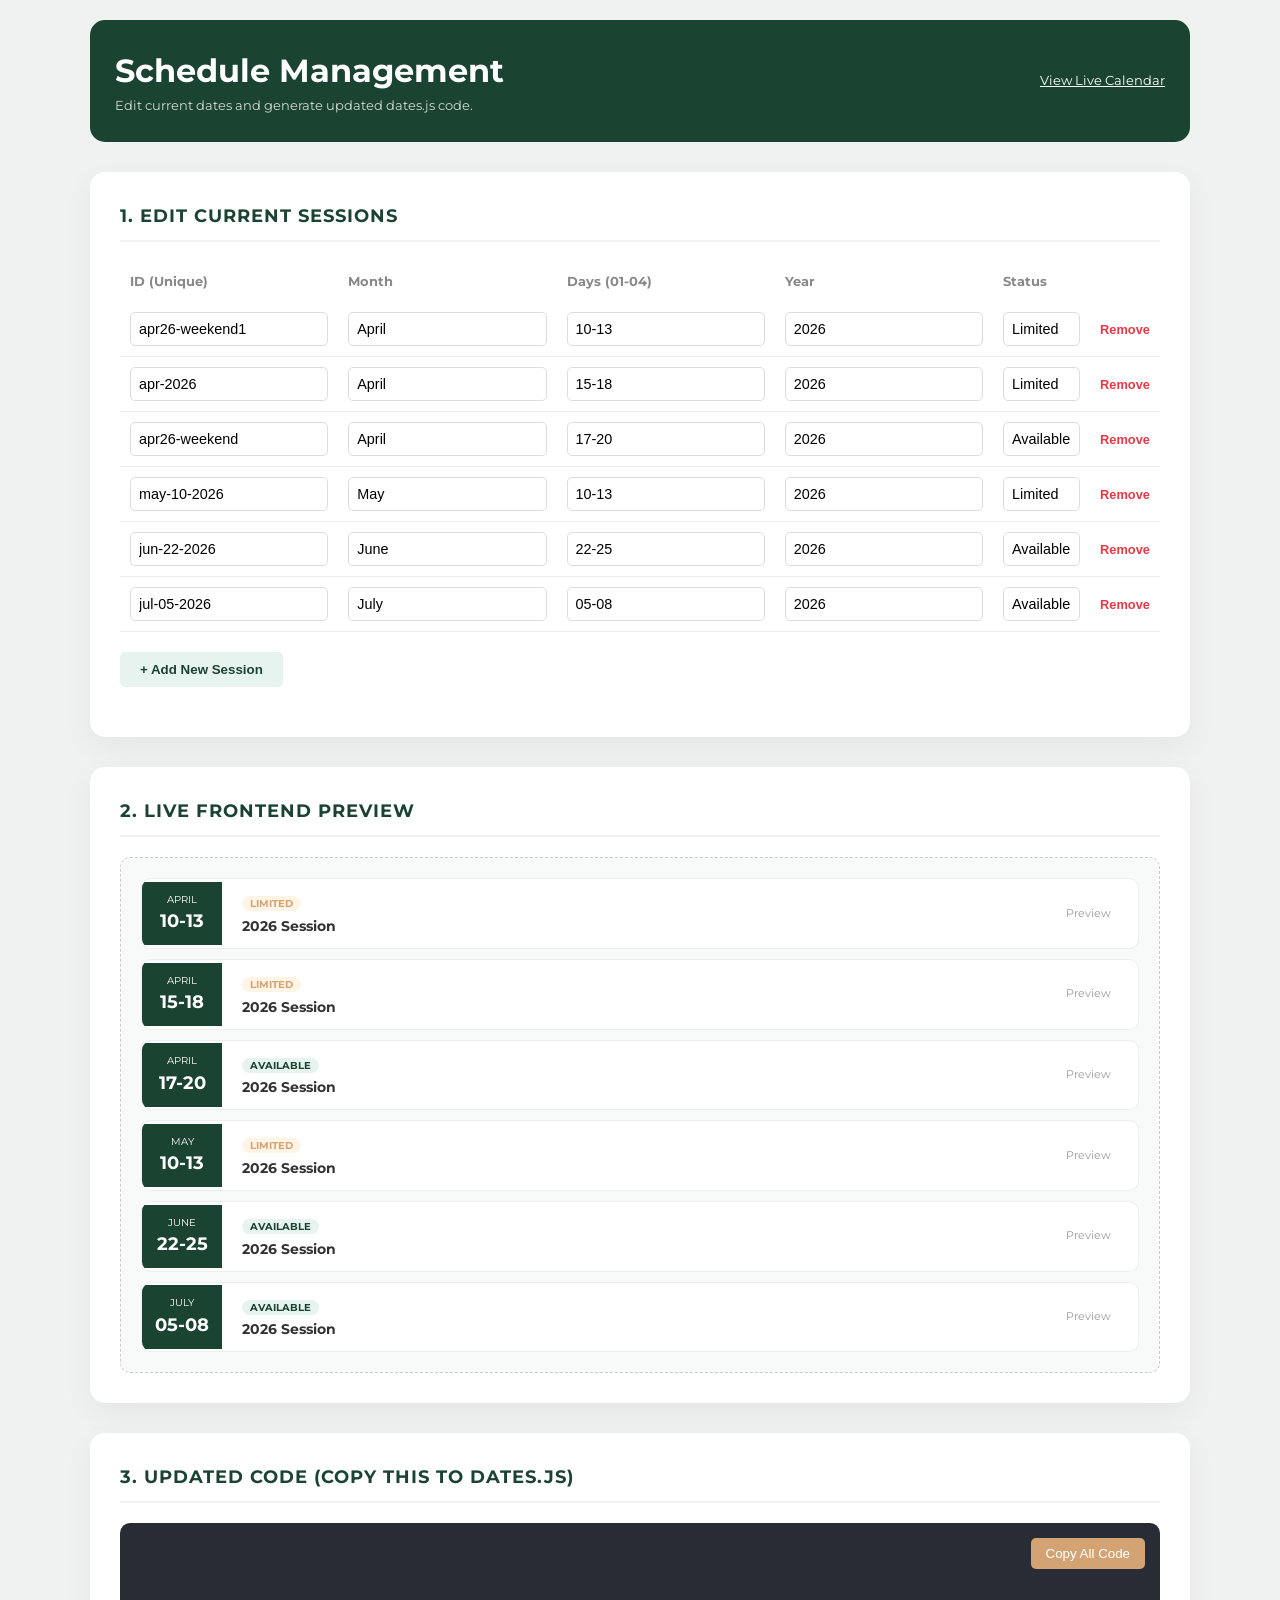
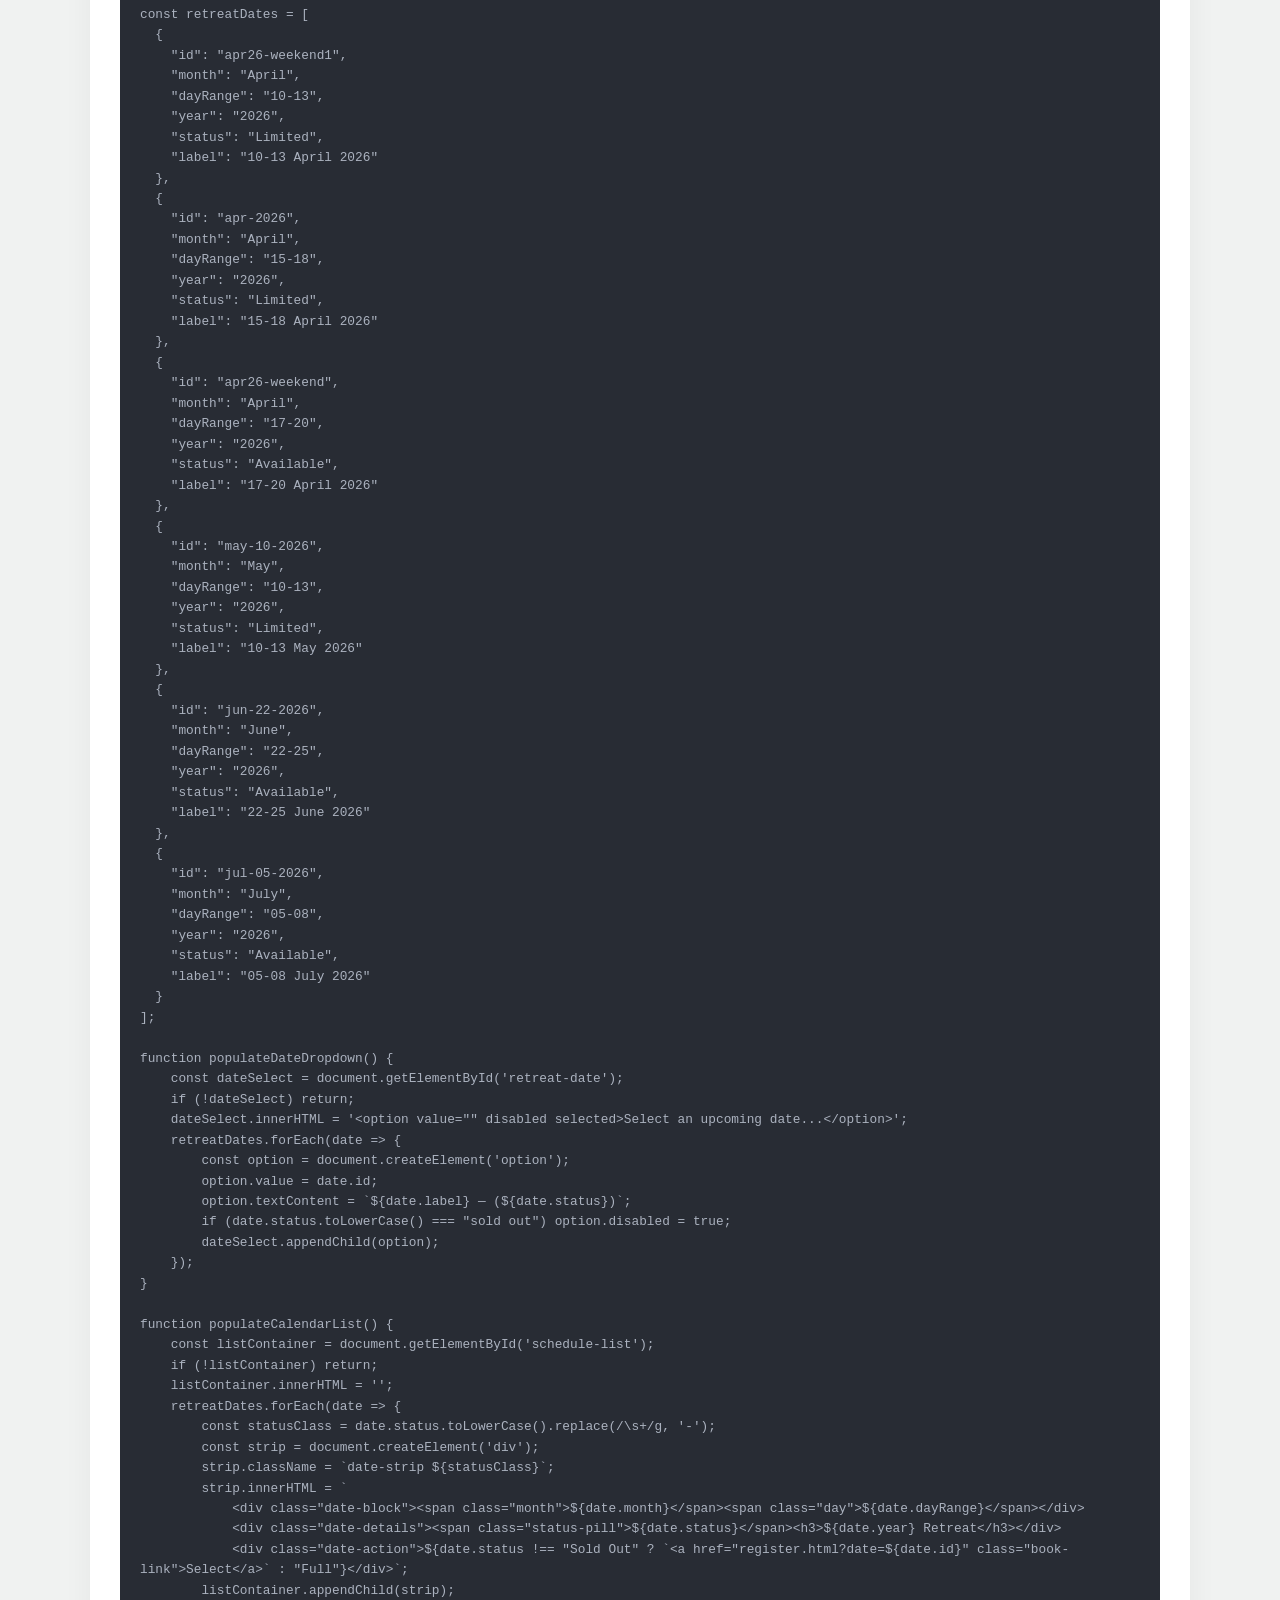
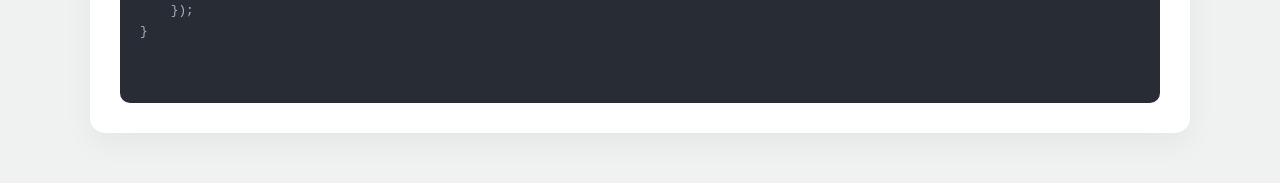
<file: admin_z9x2_k7q1_retreat.html>
<!DOCTYPE html>
<html lang="en">
<head>
    <meta charset="UTF-8">
    <meta name="viewport" content="width=device-width, initial-scale=1.0">
    <title>Bulk Schedule Editor | Langkawi Serenity</title>
    <link rel="stylesheet" href="style.css">
    <link href="https://fonts.googleapis.com/css2?family=Montserrat:wght@400;600&family=Playfair+Display:wght@700&display=swap" rel="stylesheet">
    <style>
        body { background: #f0f2f1; padding: 20px; font-family: 'Montserrat', sans-serif; color: #333; }
        .admin-container { max-width: 1100px; margin: 0 auto; }
        
        .header-bar { 
            background: #1b4332; color: white; padding: 25px; 
            border-radius: 15px; display: flex; justify-content: space-between; 
            align-items: center; margin-bottom: 30px;
        }

        .panel { background: white; padding: 30px; border-radius: 15px; box-shadow: 0 10px 30px rgba(0,0,0,0.05); margin-bottom: 30px; }
        h2 { font-size: 1.1rem; text-transform: uppercase; letter-spacing: 1px; margin-bottom: 20px; color: #1b4332; border-bottom: 2px solid #f0f2f1; padding-bottom: 10px; }

        /* Editable Table */
        table { width: 100%; border-collapse: collapse; margin-bottom: 20px; }
        th { text-align: left; font-size: 0.8rem; color: #888; padding: 10px; }
        td { padding: 10px; border-bottom: 1px solid #eee; }
        input, select { width: 100%; padding: 8px; border: 1px solid #ddd; border-radius: 5px; font-size: 0.9rem; }
        
        .btn-add { background: #e7f3ef; color: #1b4332; border: none; padding: 10px 20px; border-radius: 5px; cursor: pointer; font-weight: 600; margin-bottom: 20px; }
        .btn-add:hover { background: #1b4332; color: white; }
        .btn-delete { color: #e63946; background: none; border: none; cursor: pointer; font-size: 0.8rem; font-weight: 600; }

        /* Preview Area */
        .preview-scroll { display: flex; flex-direction: column; gap: 10px; background: #f8faf9; padding: 20px; border-radius: 10px; border: 1px dashed #ccc; }
        
        /* Mirroring Calendar CSS */
        .date-strip { display: grid; grid-template-columns: 80px 1fr 100px; background: white; border-radius: 10px; overflow: hidden; border: 1px solid #eee; align-items: center; }
        .date-block { background: #1b4332; color: white; text-align: center; padding: 10px 0; }
        .date-block .month { font-size: 0.6rem; text-transform: uppercase; display: block; }
        .date-block .day { font-size: 1.1rem; font-weight: 700; }
        .date-details { padding: 10px 20px; }
        .date-details h3 { font-size: 0.9rem; margin: 0; }
        .status-pill { font-size: 0.6rem; font-weight: 700; padding: 2px 8px; border-radius: 10px; text-transform: uppercase; }
        .available .status-pill { background: #e7f3ef; color: #1b4332; }
        .limited .status-pill { background: #fff4e5; color: #d4a373; }
        .sold-out { opacity: 0.5; filter: grayscale(1); }

        /* Code Export */
        .code-box { background: #282c34; color: #abb2bf; padding: 20px; border-radius: 10px; font-family: monospace; font-size: 0.8rem; white-space: pre-wrap; position: relative; }
        .btn-copy { position: absolute; top: 15px; right: 15px; background: #d4a373; color: white; border: none; padding: 8px 15px; border-radius: 5px; cursor: pointer; }
    </style>
</head>
<body>

    <div class="admin-container">
        <header class="header-bar">
            <div>
                <h1>Schedule Management</h1>
                <p style="font-size: 0.8rem; opacity: 0.8;">Edit current dates and generate updated dates.js code.</p>
            </div>
            <a href="calendar.html" style="color: white; font-size: 0.8rem;">View Live Calendar</a>
        </header>

        <div class="panel">
            <h2>1. Edit Current Sessions</h2>
            <table id="date-table">
                <thead>
                    <tr>
                        <th>ID (Unique)</th>
                        <th>Month</th>
                        <th>Days (01-04)</th>
                        <th>Year</th>
                        <th>Status</th>
                        <th></th>
                    </tr>
                </thead>
                <tbody id="table-body">
                    </tbody>
            </table>
            <button class="btn-add" onclick="addNewRow()">+ Add New Session</button>
        </div>

        <div class="panel">
            <h2>2. Live Frontend Preview</h2>
            <div id="preview-list" class="preview-scroll">
                </div>
        </div>

        <div class="panel">
            <h2>3. Updated Code (Copy this to dates.js)</h2>
            <div class="code-box">
                <button class="btn-copy" onclick="copyToClipboard()">Copy All Code</button>
                <div id="code-output"></div>
            </div>
        </div>
    </div>

    <script src="dates.js"></script>

    <script>
        // Initial load from the existing retreatDates array in dates.js
        document.addEventListener('DOMContentLoaded', () => {
            const tbody = document.getElementById('table-body');
            retreatDates.forEach((date, index) => {
                createRow(date, index);
            });
            updateAll();
        });

        function createRow(date, index) {
            const tbody = document.getElementById('table-body');
            const tr = document.createElement('tr');
            tr.id = `row-${index}`;
            tr.innerHTML = `
                <td><input type="text" value="${date.id}" oninput="updateAll()" class="in-id"></td>
                <td><input type="text" value="${date.month}" oninput="updateAll()" class="in-month"></td>
                <td><input type="text" value="${date.dayRange}" oninput="updateAll()" class="in-days"></td>
                <td><input type="text" value="${date.year}" oninput="updateAll()" class="in-year"></td>
                <td>
                    <select onchange="updateAll()" class="in-status">
                        <option value="Available" ${date.status === 'Available' ? 'selected' : ''}>Available</option>
                        <option value="Limited" ${date.status === 'Limited' ? 'selected' : ''}>Limited</option>
                        <option value="Sold Out" ${date.status === 'Sold Out' ? 'selected' : ''}>Sold Out</option>
                    </select>
                </td>
                <td><button class="btn-delete" onclick="deleteRow(${index})">Remove</button></td>
            `;
            tbody.appendChild(tr);
        }

        function addNewRow() {
            const newDate = { id: "new-id", month: "Month", dayRange: "01-04", year: "2026", status: "Available" };
            createRow(newDate, Date.now());
            updateAll();
        }

        function deleteRow(index) {
            document.getElementById(`row-${index}`).remove();
            updateAll();
        }

        function updateAll() {
            const rows = document.querySelectorAll('#table-body tr');
            let dataArray = [];
            let previewHtml = '';

            rows.forEach(row => {
                const id = row.querySelector('.in-id').value;
                const month = row.querySelector('.in-month').value;
                const days = row.querySelector('.in-days').value;
                const year = row.querySelector('.in-year').value;
                const status = row.querySelector('.in-status').value;
                const label = `${days} ${month} ${year}`;
                const statusClass = status.toLowerCase().replace(" ", "-");

                dataArray.push({ id, month, dayRange: days, year, status, label });

                // Update Preview HTML
                previewHtml += `
                    <div class="date-strip ${statusClass}">
                        <div class="date-block"><span class="month">${month}</span><span class="day">${days}</span></div>
                        <div class="date-details">
                            <span class="status-pill">${status}</span>
                            <h3>${year} Session</h3>
                        </div>
                        <div style="padding:10px; font-size:0.7rem; color:#999; text-align:center;">Preview</div>
                    </div>
                `;
            });

            document.getElementById('preview-list').innerHTML = previewHtml;

            // Generate JS Code
            const code = `const retreatDates = ${JSON.stringify(dataArray, null, 2)};

function populateDateDropdown() {
    const dateSelect = document.getElementById('retreat-date');
    if (!dateSelect) return;
    dateSelect.innerHTML = '<option value="" disabled selected>Select an upcoming date...</option>';
    retreatDates.forEach(date => {
        const option = document.createElement('option');
        option.value = date.id;
        option.textContent = \`\${date.label} — (\${date.status})\`;
        if (date.status.toLowerCase() === "sold out") option.disabled = true;
        dateSelect.appendChild(option);
    });
}

function populateCalendarList() {
    const listContainer = document.getElementById('schedule-list');
    if (!listContainer) return;
    listContainer.innerHTML = '';
    retreatDates.forEach(date => {
        const statusClass = date.status.toLowerCase().replace(/\\s+/g, '-');
        const strip = document.createElement('div');
        strip.className = \`date-strip \${statusClass}\`;
        strip.innerHTML = \`
            <div class="date-block"><span class="month">\${date.month}</span><span class="day">\${date.dayRange}</span></div>
            <div class="date-details"><span class="status-pill">\${date.status}</span><h3>\${date.year} Retreat</h3></div>
            <div class="date-action">\${date.status !== "Sold Out" ? \`<a href="register.html?date=\${date.id}" class="book-link">Select</a>\` : "Full"}</div>\`;
        listContainer.appendChild(strip);
    });
}`;
            document.getElementById('code-output').innerText = code;
        }

        function copyToClipboard() {
            const code = document.getElementById('code-output').innerText;
            navigator.clipboard.writeText(code).then(() => alert("All code copied! Open dates.js, delete everything, and paste this in."));
        }
    </script>
</body>
</html>
</file>
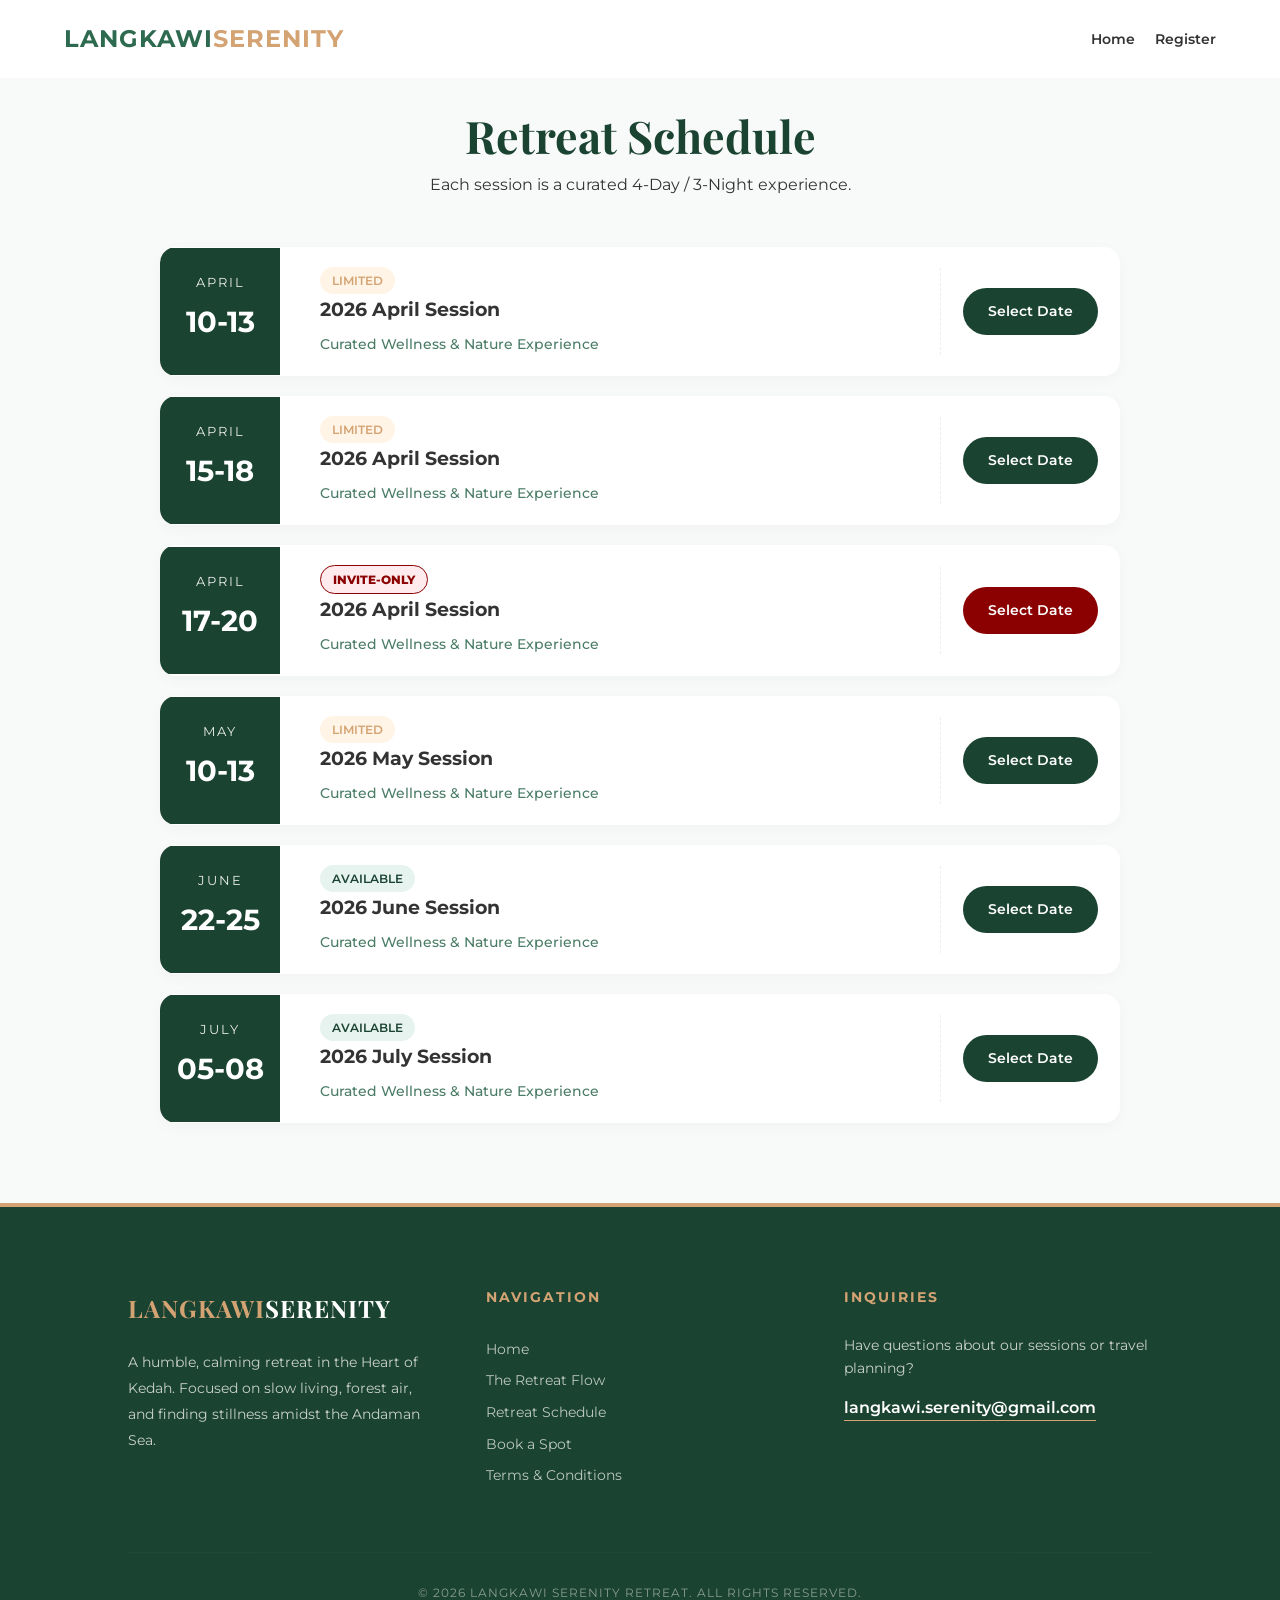
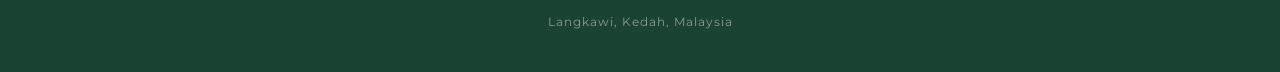
<file: calendar.html>
<!DOCTYPE html>
<html lang="en">

<head>
    <meta charset="UTF-8">
    <meta name="viewport" content="width=device-width, initial-scale=1.0">
    <meta name="keywords"
        content="Pantai Cenang, Pantai Tengah, Tanjung Rhu Beach, Datai Bay Langkawi, Black Sand Beach Langkawi, Langkawi Sky Bridge, Langkawi Cable Car, Gunung Mat Cincang, Telaga Tujuh Waterfalls, Seven Wells waterfall Langkawi, Kilim Karst Geoforest Park, Langkawi mangrove tour, Langkawi waterfalls, Langkawi rainforest, Langkawi nature spots, Langkawi scenic views, Langkawi sunset spots">
    <title>Retreat Schedule | Langkawi Serenity</title>
    <link rel="icon" type="image/png" href="img/ls-logo.png">
    <link rel="apple-touch-icon" href="img/ls-logo.png">
    <link rel="stylesheet" href="style.css">
    <link
        href="https://fonts.googleapis.com/css2?family=Montserrat:wght@400;600&family=Playfair+Display:wght@700&display=swap"
        rel="stylesheet">

    <style>
        body {
            background-color: #f8faf9;
            padding-top: 100px;
        }

        .calendar-header {
            text-align: center;
            margin-bottom: 50px;
            padding: 0 20px;
        }

        .calendar-header h1 {
            font-family: 'Playfair Display', serif;
            color: #1b4332;
            font-size: 2.8rem;
        }

        .schedule-container {
            max-width: 1000px;
            margin: 0 auto 80px;
            padding: 0 20px;
        }

        /* Modern Schedule Cards */
        .date-strip {
            display: grid;
            grid-template-columns: 120px 1fr 180px;
            background: white;
            margin-bottom: 20px;
            border-radius: 16px;
            overflow: hidden;
            box-shadow: 0 4px 15px rgba(0, 0, 0, 0.03);
            transition: transform 0.3s ease, box-shadow 0.3s ease;
            align-items: center;
        }

        .date-strip:hover {
            transform: translateY(-5px);
            box-shadow: 0 12px 30px rgba(0, 0, 0, 0.07);
        }

        .date-block {
            background: #1b4332;
            color: white;
            text-align: center;
            padding: 25px 0;
            display: flex;
            flex-direction: column;
            justify-content: center;
        }

        .date-block .month {
            font-size: 0.8rem;
            text-transform: uppercase;
            letter-spacing: 2px;
            opacity: 0.9;
        }

        .date-block .day {
            font-size: 1.8rem;
            font-weight: 700;
            margin: 5px 0;
        }

        .date-details {
            padding: 20px 40px;
        }

        .date-details h3 {
            font-size: 1.2rem;
            color: #333;
            margin-bottom: 8px;
        }

        .status-pill {
            display: inline-block;
            font-size: 0.75rem;
            font-weight: 600;
            padding: 4px 12px;
            border-radius: 20px;
            text-transform: uppercase;
        }

        .available .status-pill {
            background: #e7f3ef;
            color: #1b4332;
        }

        .limited .status-pill {
            background: #fff4e5;
            color: #d4a373;
        }

        .sold-out {
            opacity: 0.7;
            filter: grayscale(1);
        }

        .sold-out .status-pill {
            background: #eee;
            color: #777;
        }

        .date-action {
            padding: 20px;
            text-align: center;
            border-left: 1px dashed #eee;
        }

        .book-link {
            display: inline-block;
            background: #1b4332;
            color: white;
            padding: 12px 25px;
            border-radius: 50px;
            text-decoration: none;
            font-weight: 600;
            font-size: 0.9rem;
            transition: background 0.3s;
        }

        .book-link:hover {
            background: #d4a373;
        }

        .full-text {
            color: #999;
            font-weight: 600;
            font-size: 0.9rem;
        }

        /* Add this inside your <style> tag */

        .invite-only .status-pill {
            background: #ffebee;
            /* Light red background */
            color: #8b0000;
            /* Dark red text */
            font-weight: 800;
            /* Extra Bold */
            border: 1px solid #8b0000;
        }

        /* Optional: If you want the "Select Date" button to look different for Invite-Only */
        .invite-only .book-link {
            background: #8b0000;
        }

        /* MOBILE NAV OVERRIDES */
        @media (max-width: 768px) {
            .date-strip {
                grid-template-columns: 1fr;
                text-align: center;
            }

            .date-block {
                padding: 15px;
            }

            .date-action {
                border-left: none;
                border-top: 1px dashed #eee;
            }

            .date-details {
                padding: 20px;
            }

            /* Ensure nav links are hidden/shown correctly */
            .nav-links {
                position: absolute;
                top: 70px;
                right: -100%;
                width: 100%;
                background: white;
                flex-direction: column;
                padding: 40px 0;
                transition: 0.4s;
                display: flex;
                /* Override desktop hidden state */
                box-shadow: 0 10px 20px rgba(0, 0, 0, 0.05);
            }

            .nav-links.active {
                right: 0;
            }
        }
    </style>
</head>

<body>

    <nav id="navbar">
        <div class="logo">
            <a href="index.html" style="text-decoration:none; color:inherit;">LANGKAWI<span>SERENITY</span></a>
        </div>

        <div class="menu-toggle" id="mobile-menu">
            <span class="bar"></span>
            <span class="bar"></span>
            <span class="bar"></span>
        </div>

        <ul class="nav-links">
            <li><a href="index.html">Home</a></li>
            <li><a href="register.html">Register</a></li>
        </ul>
    </nav>

    <div class="calendar-header">
        <h1>Retreat Schedule</h1>
        <p>Each session is a curated 4-Day / 3-Night experience.</p>
    </div>

    <div class="schedule-container" id="schedule-list">
    </div>

    <script src="dates.js"></script>
    <script>
        document.addEventListener('DOMContentLoaded', () => {
            // --- 1. POPULATE THE LIST ---
            const list = document.getElementById('schedule-list');

            // Check if retreatDates is defined in dates.js
            if (typeof retreatDates !== 'undefined') {
                retreatDates.forEach(date => {
                    const strip = document.createElement('div');
                    // Standardize status class (handles "Sold Out" vs "sold-out")
                    const statusClass = date.status.toLowerCase().replace(/\s+/g, '-');
                    strip.className = `date-strip ${statusClass}`;

                    strip.innerHTML = `
            <div class="date-block">
                <span class="month">${date.month}</span>
                <span class="day">${date.dayRange}</span>
            </div>
            <div class="date-details">
                <span class="status-pill">${date.status}</span>
                <h3>${date.year} ${date.month} Session</h3>
                <p style="font-size: 0.9rem; color: #4a7c66; font-weight: 500; margin-top: 6px; display: flex; align-items: center;">
                    
                    ${date.description || "Curated Wellness & Nature Experience"}
                </p>
            </div>
            <div class="date-action">
                ${date.status.toLowerCase() !== "sold out"
                            ? `<a href="register.html?date=${date.id}" class="book-link">Select Date</a>`
                            : `<span class="full-text">Fully Booked</span>`}
            </div>
        `;
                    list.appendChild(strip);
                });
            }

            // --- 2. MOBILE MENU LOGIC ---
            const menuToggle = document.getElementById('mobile-menu');
            const navLinks = document.querySelector('.nav-links');

            if (menuToggle) {
                menuToggle.addEventListener('click', () => {
                    navLinks.classList.toggle('active');
                    menuToggle.classList.toggle('is-active'); // For bar animation
                });
            }
        });
    </script>
    <script src="footer.js"></script>
</body>

</html>
</file>
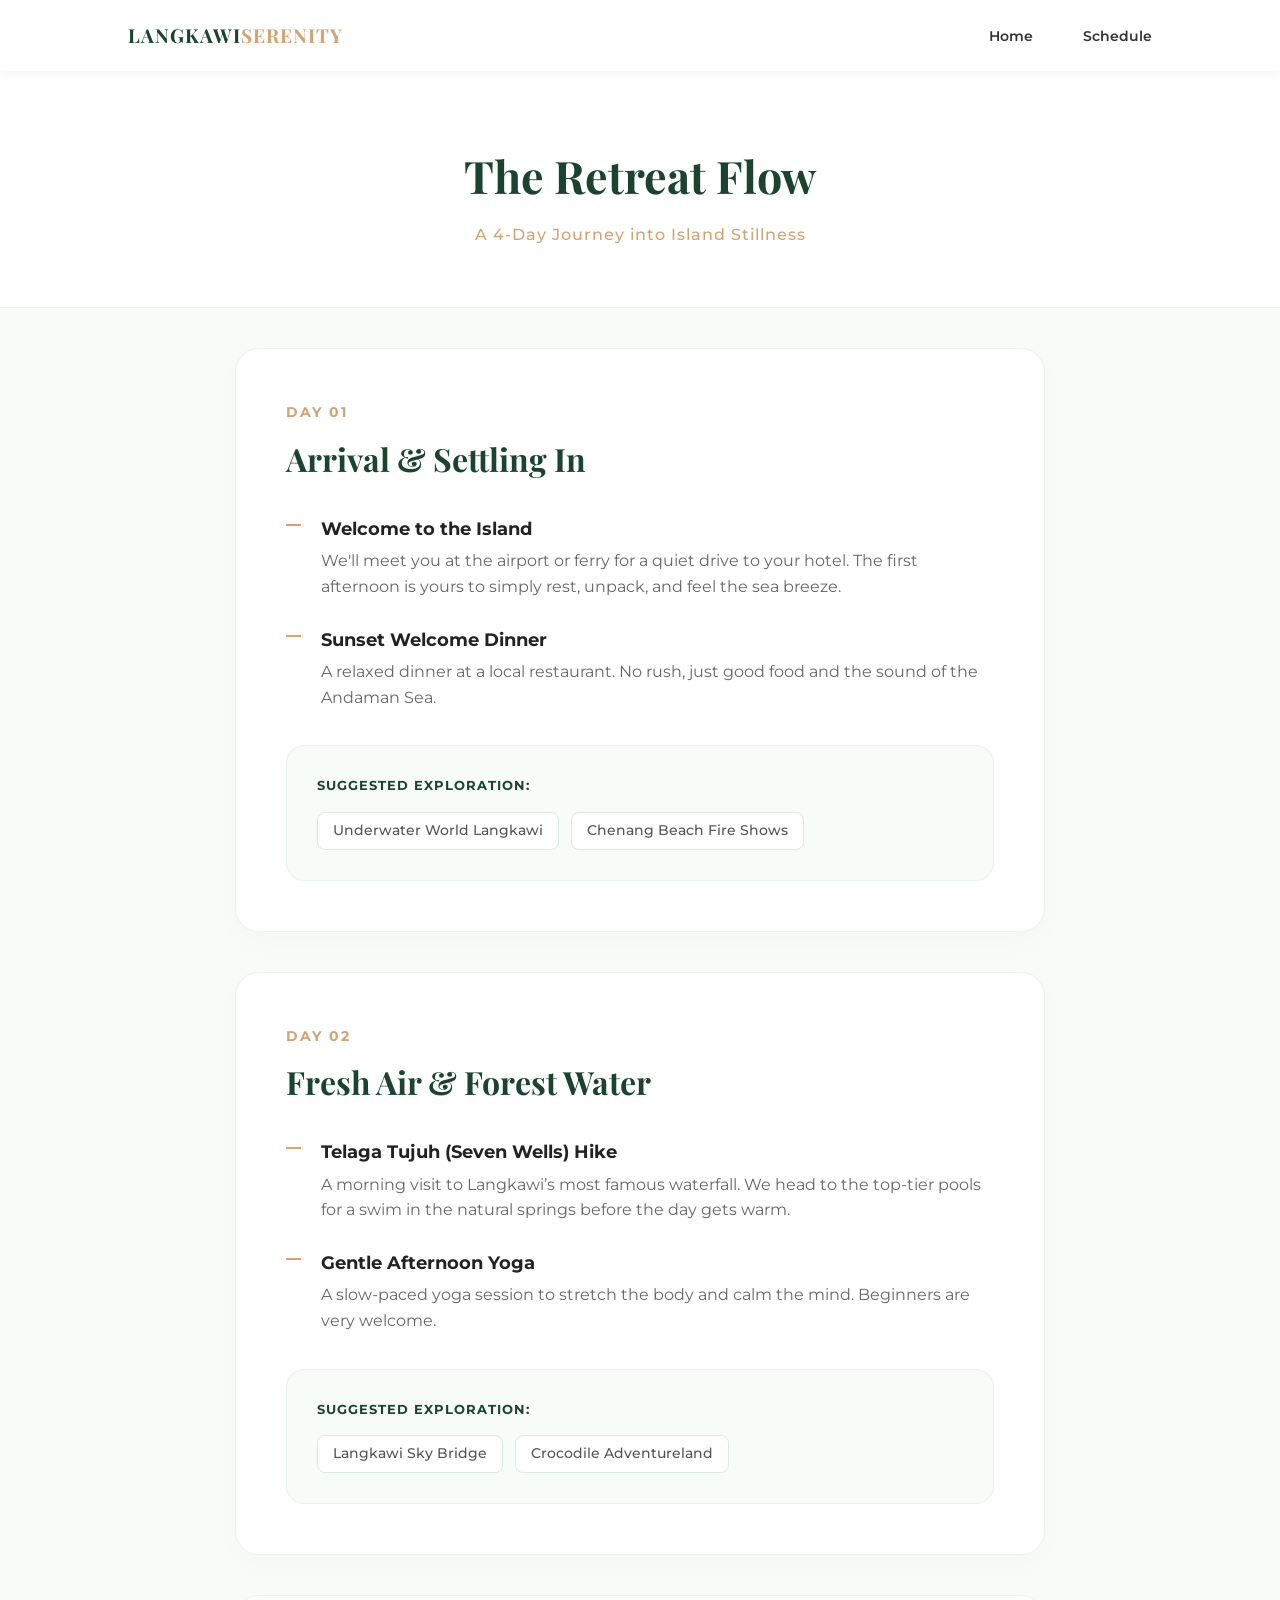
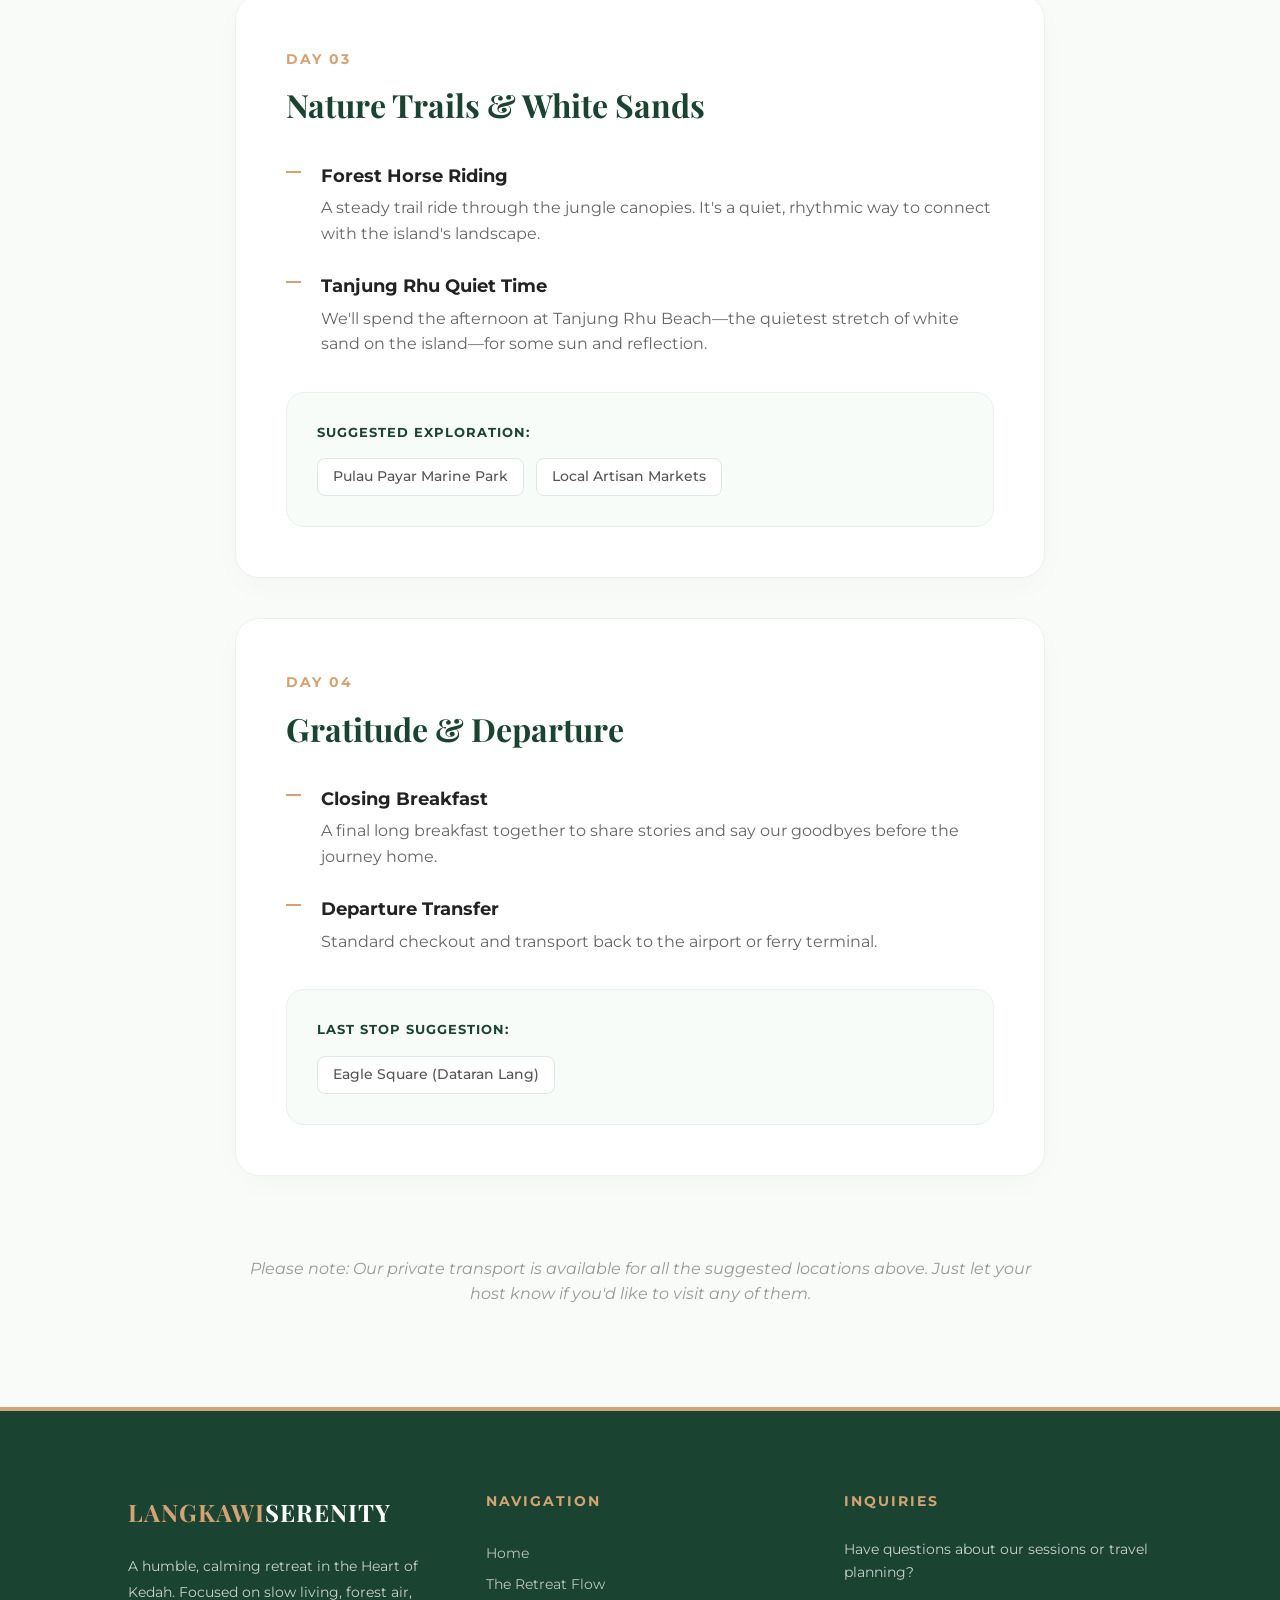
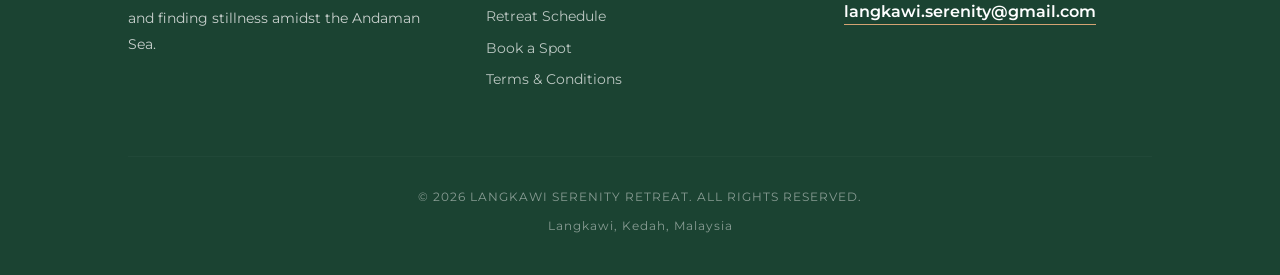
<file: itinerary.html>
<!DOCTYPE html>
<html lang="en">

<head>
    <meta charset="UTF-8">
    <meta name="viewport" content="width=device-width, initial-scale=1.0">
    <meta name="keywords"
        content="Langkawi luxury resorts, Langkawi private pool villa, Langkawi beachfront resort, Langkawi honeymoon resort, The Danna Langkawi, The Datai Langkawi, Four Seasons Resort Langkawi, Ritz Carlton Langkawi, Berjaya Langkawi Resort, Casa del Mar Langkawi, Pelangi Beach Resort Langkawi, Langkawi spa resort, Langkawi 5 star hotel, Langkawi luxury travel Malaysia, Langkawi romantic getaway, Langkawi couples resort">
    <title>The Retreat Flow | Langkawi Serenity</title>
    <link rel="icon" type="image/png" href="img/ls-logo.png">
    <link rel="apple-touch-icon" href="img/ls-logo.png">
    <link rel="stylesheet" href="style.css">
    <link
        href="https://fonts.googleapis.com/css2?family=Montserrat:wght@400;500;600&family=Playfair+Display:wght@700&display=swap"
        rel="stylesheet">
    <style>
        :root {
            --green: #1b4332;
            --sand: #d4a373;
            --bg: #f9fbf9;
        }

        body {
            background-color: var(--bg);
            color: #444;
            line-height: 1.6;
            margin: 0;
            font-family: 'Montserrat', sans-serif;
        }

        /* Navigation Bar (Consistent with Home) */
        nav {
            background: white;
            padding: 20px 10%;
            display: flex;
            justify-content: space-between;
            align-items: center;
            position: fixed;
            width: 100%;
            top: 0;
            z-index: 1000;
            box-shadow: 0 2px 10px rgba(0, 0, 0, 0.05);
            box-sizing: border-box;
        }

        .logo {
            font-family: 'Playfair Display', serif;
            font-weight: bold;
            font-size: 1.2rem;
            color: var(--green);
            letter-spacing: 1px;
        }

        .logo span {
            color: var(--sand);
        }

        .nav-links {
            list-style: none;
            display: flex;
            gap: 30px;
            align-items: center;
            margin: 0;
        }

        .nav-links a {
            text-decoration: none;
            color: #333;
            font-weight: 500;
            font-size: 0.9rem;
            transition: 0.3s;
        }

        .nav-links a:hover {
            color: var(--sand);
        }

        .nav-book-btn {
            background: var(--green);
            color: white !important;
            padding: 10px 20px;
            border-radius: 50px;
        }

        /* Page Header */
        .itinerary-intro {
            padding: 140px 20px 60px;
            background: white;
            text-align: center;
            border-bottom: 1px solid #eee;
        }

        .itinerary-intro h1 {
            font-family: 'Playfair Display', serif;
            color: var(--green);
            font-size: 2.8rem;
            margin: 0;
        }

        .itinerary-intro p {
            color: var(--sand);
            font-weight: 500;
            letter-spacing: 1px;
            margin-top: 10px;
            font-size: 1rem;
        }

        .content-area {
            max-width: 850px;
            margin: 40px auto 100px;
            padding: 0 20px;
        }

        /* Day Cards */
        .day-box {
            background: white;
            border-radius: 24px;
            padding: 50px;
            margin-bottom: 40px;
            border: 1px solid #f0f0f0;
            box-shadow: 0 10px 30px rgba(0, 0, 0, 0.02);
        }

        .day-label {
            color: var(--sand);
            font-weight: 700;
            font-size: 0.85rem;
            text-transform: uppercase;
            letter-spacing: 2px;
        }

        .day-title {
            font-family: 'Playfair Display', serif;
            color: var(--green);
            font-size: 2rem;
            margin: 8px 0 30px;
        }

        .activity-list {
            list-style: none;
            padding: 0;
            margin-bottom: 35px;
        }

        .activity-list li {
            margin-bottom: 25px;
            padding-left: 35px;
            position: relative;
        }

        .activity-list li::before {
            content: "";
            position: absolute;
            left: 0;
            top: 10px;
            width: 15px;
            height: 2px;
            background: var(--sand);
        }

        .activity-list li strong {
            display: block;
            color: #222;
            font-size: 1.15rem;
            margin-bottom: 5px;
        }

        .activity-list li p {
            margin: 0;
            color: #666;
            font-size: 1rem;
        }

        /* Suggested Places */
        .suggested-section {
            background: #f7fcf9;
            padding: 30px;
            border-radius: 18px;
            border: 1px solid #e8f2ed;
        }

        .suggested-section h4 {
            margin: 0 0 15px;
            font-size: 0.8rem;
            color: var(--green);
            text-transform: uppercase;
            letter-spacing: 1px;
        }

        .tag-container {
            display: flex;
            flex-wrap: wrap;
            gap: 12px;
        }

        .tag-container span {
            background: white;
            padding: 7px 15px;
            border-radius: 8px;
            border: 1px solid #dce8e1;
            font-size: 0.85rem;
            color: #555;
            font-weight: 500;
        }

        .final-note {
            text-align: center;
            color: #999;
            font-style: italic;
            margin-top: 80px;
        }

        /* Mobile Adjustments */
        @media (max-width: 768px) {
            nav {
                padding: 15px 5%;
            }

            .nav-links {
                display: none;
            }

            /* Simplified for this example; add your mobile toggle logic if needed */
            .day-box {
                padding: 30px;
            }

            .itinerary-intro h1 {
                font-size: 2rem;
            }
        }

        /* Mobile Adjustments */
        @media (max-width: 768px) {
            nav {
                padding: 15px 5%;
            }

            .menu-toggle {
                display: flex !important;
            }

            /* Show hamburger on mobile */

            .nav-links {
                display: none;
                /* Hidden by default */
                flex-direction: column;
                position: absolute;
                top: 70px;
                left: 0;
                width: 100%;
                background: white;
                padding: 20px 0;
                box-shadow: 0 10px 10px rgba(0, 0, 0, 0.05);
                gap: 20px;
                text-align: center;
            }

            .nav-links.active {
                display: flex;
                /* Shown when toggled */
            }

            .nav-book-btn {
                display: inline-block;
                width: 80%;
            }

            .day-box {
                padding: 30px 20px;
            }

            .itinerary-intro h1 {
                font-size: 2rem;
            }
        }
    </style>
</head>

<body>

    <nav>
        <div class="logo">LANGKAWI<span>SERENITY</span></div>

        <div class="menu-toggle" id="mobile-menu"
            style="display: none; cursor: pointer; flex-direction: column; gap: 5px;">
            <span style="width: 25px; height: 3px; background: #1b4332;"></span>
            <span style="width: 25px; height: 3px; background: #1b4332;"></span>
            <span style="width: 25px; height: 3px; background: #1b4332;"></span>
        </div>

        <ul class="nav-links" id="nav-links">
            <li><a href="index.html">Home</a></li>
            <li><a href="calendar.html">Schedule</a></li>
        </ul>
    </nav>

    <div class="itinerary-intro">
        <h1>The Retreat Flow</h1>
        <p>A 4-Day Journey into Island Stillness</p>
    </div>

    <div class="content-area">

        <div class="day-box">
            <span class="day-label">Day 01</span>
            <h2 class="day-title">Arrival & Settling In</h2>
            <ul class="activity-list">
                <li>
                    <strong>Welcome to the Island</strong>
                    <p>We'll meet you at the airport or ferry for a quiet drive to your hotel. The first afternoon is
                        yours to simply rest, unpack, and feel the sea breeze.</p>
                </li>
                <li>
                    <strong>Sunset Welcome Dinner</strong>
                    <p>A relaxed dinner at a local restaurant. No rush, just good food and the sound of the Andaman Sea.
                    </p>
                </li>
            </ul>
            <div class="suggested-section">
                <h4>Suggested Exploration:</h4>
                <div class="tag-container">
                    <span>Underwater World Langkawi</span>
                    <span>Chenang Beach Fire Shows</span>
                </div>
            </div>
        </div>

        <div class="day-box">
            <span class="day-label">Day 02</span>
            <h2 class="day-title">Fresh Air & Forest Water</h2>
            <ul class="activity-list">
                <li>
                    <strong>Telaga Tujuh (Seven Wells) Hike</strong>
                    <p>A morning visit to Langkawi’s most famous waterfall. We head to the top-tier pools for a swim in
                        the natural springs before the day gets warm.</p>
                </li>
                <li>
                    <strong>Gentle Afternoon Yoga</strong>
                    <p>A slow-paced yoga session to stretch the body and calm the mind. Beginners are very welcome.</p>
                </li>
            </ul>
            <div class="suggested-section">
                <h4>Suggested Exploration:</h4>
                <div class="tag-container">
                    <span>Langkawi Sky Bridge</span>
                    <span>Crocodile Adventureland</span>
                </div>
            </div>
        </div>

        <div class="day-box">
            <span class="day-label">Day 03</span>
            <h2 class="day-title">Nature Trails & White Sands</h2>
            <ul class="activity-list">
                <li>
                    <strong>Forest Horse Riding</strong>
                    <p>A steady trail ride through the jungle canopies. It's a quiet, rhythmic way to connect with the
                        island's landscape.</p>
                </li>
                <li>
                    <strong>Tanjung Rhu Quiet Time</strong>
                    <p>We'll spend the afternoon at Tanjung Rhu Beach—the quietest stretch of white sand on the
                        island—for some sun and reflection.</p>
                </li>
            </ul>
            <div class="suggested-section">
                <h4>Suggested Exploration:</h4>
                <div class="tag-container">
                    <span>Pulau Payar Marine Park</span>
                    <span>Local Artisan Markets</span>
                </div>
            </div>
        </div>

        <div class="day-box">
            <span class="day-label">Day 04</span>
            <h2 class="day-title">Gratitude & Departure</h2>
            <ul class="activity-list">
                <li>
                    <strong>Closing Breakfast</strong>
                    <p>A final long breakfast together to share stories and say our goodbyes before the journey home.
                    </p>
                </li>
                <li>
                    <strong>Departure Transfer</strong>
                    <p>Standard checkout and transport back to the airport or ferry terminal.</p>
                </li>
            </ul>
            <div class="suggested-section">
                <h4>Last stop suggestion:</h4>
                <div class="tag-container">
                    <span>Eagle Square (Dataran Lang)</span>
                </div>
            </div>
        </div>

        <p class="final-note">Please note: Our private transport is available for all the suggested locations above.
            Just let your host know if you'd like to visit any of them.</p>
    </div>
    <script src="footer.js"></script>
    <script>
        const mobileMenu = document.getElementById('mobile-menu');
        const navLinks = document.getElementById('nav-links');

        mobileMenu.addEventListener('click', () => {
            navLinks.classList.toggle('active');
        });

        // Close menu when a link is clicked
        document.querySelectorAll('.nav-links a').forEach(link => {
            link.addEventListener('click', () => {
                navLinks.classList.remove('active');
            });
        });
    </script>

</body>

</html>
</file>
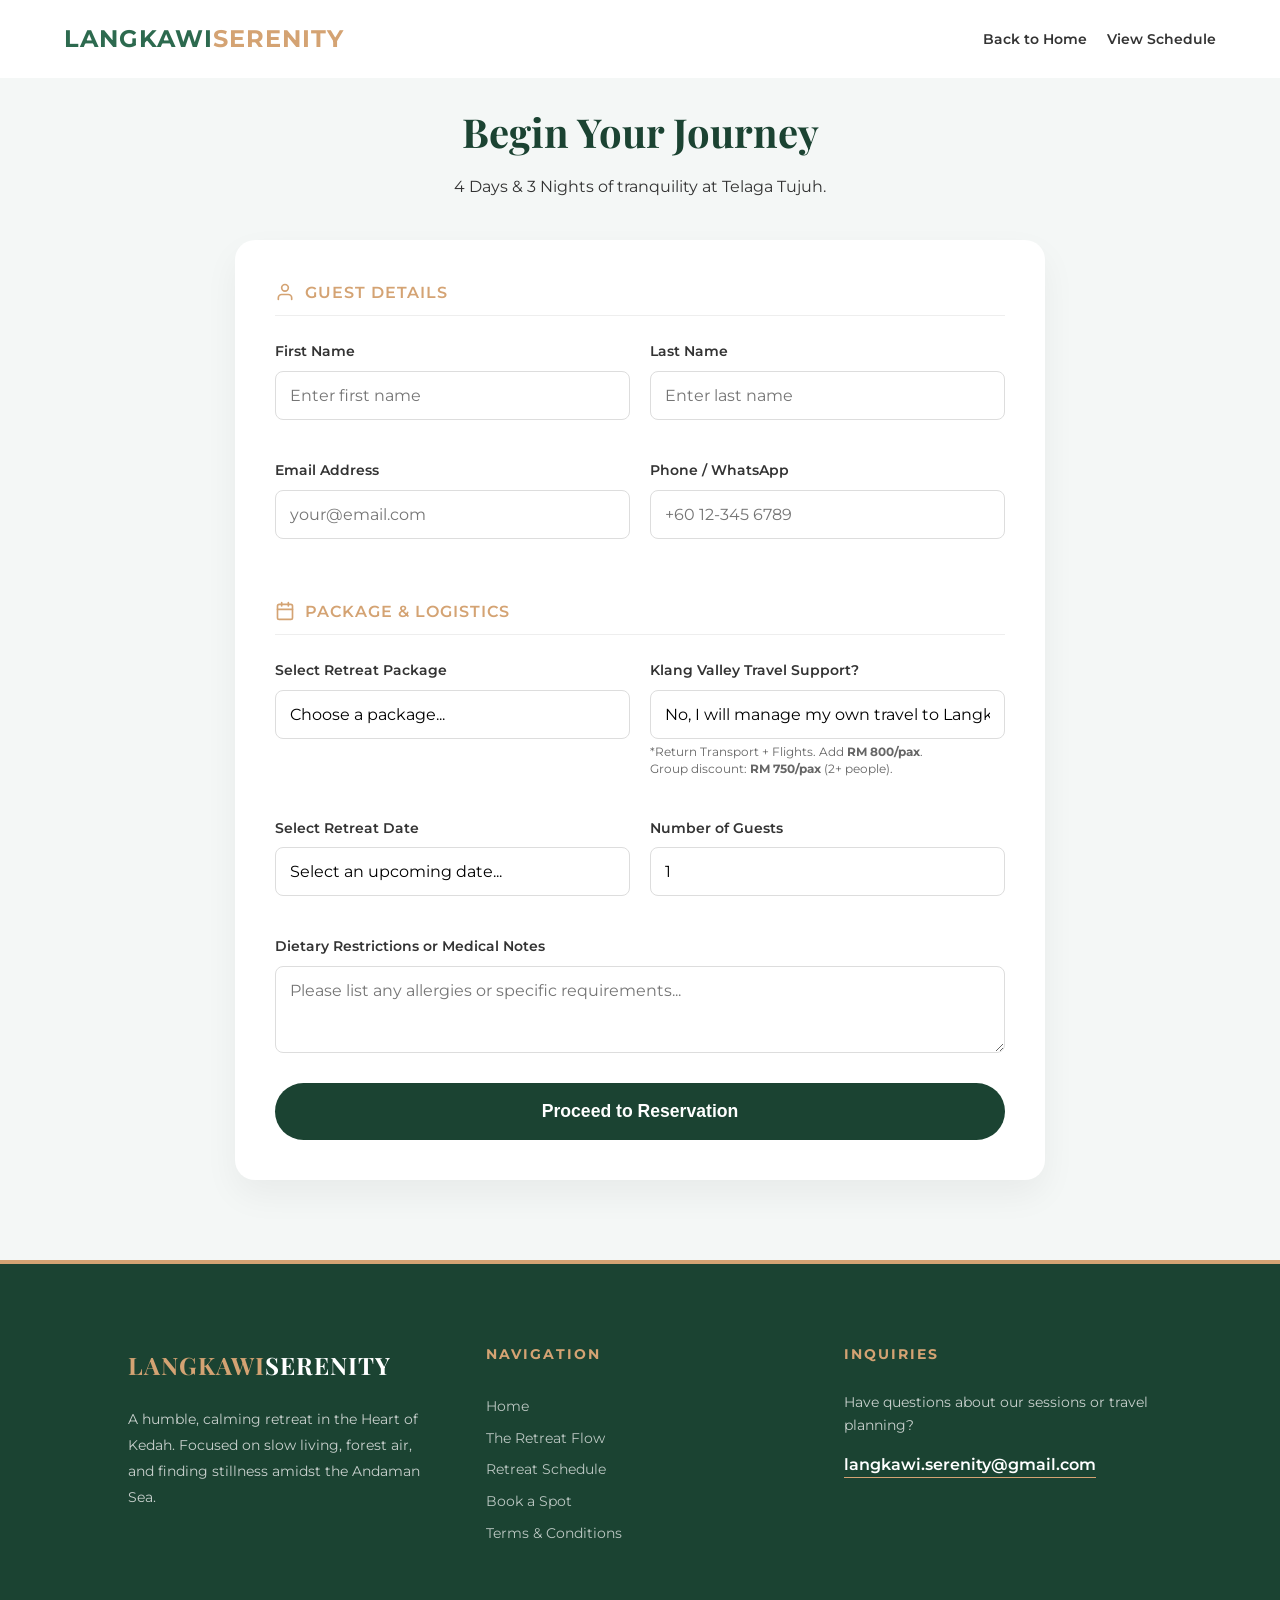
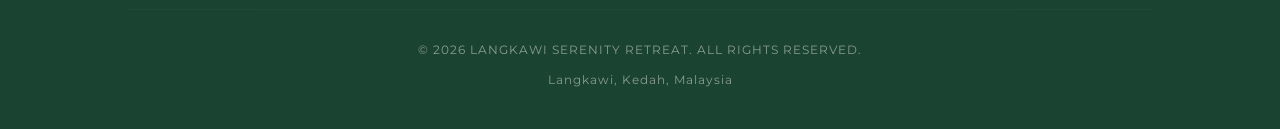
<file: register.html>
<!DOCTYPE html>
<html lang="en">

<head>
    <meta charset="UTF-8">
    <meta name="viewport" content="width=device-width, initial-scale=1.0">
    <meta name="keywords"
        content="Langkawi wellness retreat, Langkawi yoga retreat, Langkawi detox retreat, Langkawi spa packages, Langkawi nature retreat, Langkawi eco retreat, Langkawi meditation retreat, Langkawi digital detox, luxury wellness Malaysia, Langkawi relaxation retreat, Langkawi peaceful getaway, Langkawi slow travel, Langkawi luxury retreat experience, Langkawi mindfulness retreat">
    <style>
        .hp-container {
            display: none !important;
            visibility: hidden;
            position: absolute;
            left: -9999px;
        }
    </style>
    <title>Registration | Langkawi Serenity Retreat</title>
    <link rel="icon" type="image/png" href="img/ls-logo.png">
    <link rel="apple-touch-icon" href="img/ls-logo.png">
    <link rel="stylesheet" href="style.css">
    <link
        href="https://fonts.googleapis.com/css2?family=Montserrat:wght@400;600&family=Playfair+Display:wght@700&display=swap"
        rel="stylesheet">
    <style>
        /* Registration Page Specific Overrides */
        body {
            background-color: #f4f7f6;
            padding-top: 100px;
            font-family: 'Montserrat', sans-serif;
        }

        .reg-container {
            max-width: 850px;
            margin: 0 auto 60px;
            padding: 0 20px;
        }

        .reg-header {
            text-align: center;
            margin-bottom: 40px;
        }

        .reg-header h1 {
            font-family: 'Playfair Display', serif;
            color: #1b4332;
            font-size: 2.5rem;
            margin-bottom: 10px;
        }

        .form-card {
            background: #ffffff;
            padding: 40px;
            border-radius: 20px;
            box-shadow: 0 15px 35px rgba(0, 0, 0, 0.05);
        }

        .section-title {
            font-size: 1rem;
            font-weight: 600;
            color: #d4a373;
            margin: 40px 0 25px;
            border-bottom: 1px solid #eee;
            padding-bottom: 10px;
            text-transform: uppercase;
            letter-spacing: 1px;
            display: flex;
            align-items: center;
            gap: 10px;
        }

        .section-title:first-of-type {
            margin-top: 0;
        }

        .form-grid {
            display: grid;
            grid-template-columns: 1fr 1fr;
            gap: 20px;
            margin-bottom: 10px;
        }

        .form-group {
            display: flex;
            flex-direction: column;
        }

        .full-width {
            grid-column: span 2;
        }

        label {
            font-size: 0.85rem;
            font-weight: 600;
            margin-bottom: 8px;
            color: #333;
        }

        input,
        select,
        textarea {
            padding: 14px;
            border: 1px solid #ddd;
            border-radius: 8px;
            font-family: 'Montserrat', sans-serif;
            font-size: 1rem;
            transition: all 0.3s ease;
            width: 100%;
            box-sizing: border-box;
        }

        input:focus,
        select:focus,
        textarea:focus {
            outline: none;
            border-color: #1b4332;
            box-shadow: 0 0 0 3px rgba(27, 67, 50, 0.1);
        }

        .policy-note {
            background-color: #f1f8f4;
            border-left: 4px solid #1b4332;
            padding: 20px;
            margin: 30px 0;
            border-radius: 0 8px 8px 0;
        }

        .policy-note p {
            font-size: 0.85rem;
            color: #1b4332;
            line-height: 1.6;
            margin: 0;
        }

        .submit-btn {
            width: 100%;
            background-color: #1b4332;
            color: white;
            padding: 18px;
            border: none;
            border-radius: 50px;
            font-size: 1.1rem;
            font-weight: 600;
            cursor: pointer;
            transition: all 0.3s ease;
        }

        .submit-btn:hover {
            background-color: #d4a373;
            transform: translateY(-2px);
        }

        .submit-btn:disabled {
            background-color: #ccc;
            cursor: not-allowed;
        }

        /* Mobile Adjustments */
        @media (max-width: 768px) {
            .form-grid {
                grid-template-columns: 1fr;
            }

            .full-width {
                grid-column: span 1;
            }

            .form-card {
                padding: 25px;
            }

            .reg-header h1 {
                font-size: 2rem;
            }
        }
    </style>
</head>

<body>

    <nav id="navbar">
        <div class="logo">
            <a href="index.html" style="text-decoration:none; color:inherit;">LANGKAWI<span>SERENITY</span></a>
        </div>

        <div class="menu-toggle" id="mobile-menu">
            <span class="bar"></span>
            <span class="bar"></span>
            <span class="bar"></span>
        </div>

        <ul class="nav-links">
            <li><a href="index.html">Back to Home</a></li>
            <li><a href="calendar.html">View Schedule</a></li>
        </ul>
    </nav>

    <div class="reg-container">
        <div class="reg-header">
            <h1>Begin Your Journey</h1>
            <p>4 Days & 3 Nights of tranquility at Telaga Tujuh.</p>
        </div>

        <div class="form-card">
            <form id="registrationForm">

                <div class="section-title">
                    <svg width="20" height="20" viewBox="0 0 24 24" fill="none" stroke="currentColor" stroke-width="2"
                        stroke-linecap="round" stroke-linejoin="round">
                        <path d="M20 21v-2a4 4 0 0 0-4-4H8a4 4 0 0 0-4 4v2" />
                        <circle cx="12" cy="7" r="4" />
                    </svg>
                    Guest Details
                </div>
                <div class="form-grid">
                    <div class="form-group">
                        <label for="fname">First Name</label>
                        <input type="text" id="fname" name="fname" required placeholder="Enter first name">
                    </div>
                    <div class="form-group">
                        <label for="lname">Last Name</label>
                        <input type="text" id="lname" name="lname" required placeholder="Enter last name">
                    </div>
                    <div class="form-group">
                        <label for="email">Email Address</label>
                        <input type="email" id="email" name="email" required placeholder="your@email.com">
                    </div>
                    <div class="form-group">
                        <label for="phone">Phone / WhatsApp</label>
                        <input type="tel" id="phone" name="phone" required placeholder="+60 12-345 6789">
                    </div>
                </div>

                <div class="section-title">
                    <svg width="20" height="20" viewBox="0 0 24 24" fill="none" stroke="currentColor" stroke-width="2"
                        stroke-linecap="round" stroke-linejoin="round">
                        <rect x="3" y="4" width="18" height="18" rx="2" ry="2" />
                        <line x1="16" y1="2" x2="16" y2="6" />
                        <line x1="8" y1="2" x2="8" y2="6" />
                        <line x1="3" y1="10" x2="21" y2="10" />
                    </svg>
                    Package & Logistics
                </div>

                <div class="form-grid">
                    <div class="form-group">
                        <label for="package">Select Retreat Package</label>
                        <select id="package" name="package" required>
                            <option value="" disabled selected>Choose a package...</option>
                            <option value="Solo Sanctuary">Solo Sanctuary (All-Inclusive) - RM 5,499</option>
                            <option value="Couple's Escape">Couple's Escape (All-Inclusive) - RM 9,899</option>
                            <option value="Group Tribe">Family & Tribe (3+ Pax) - RM 4,499/pax</option>
                            <option value="Activities Only">Activities Only (No Stay/Transport) - RM 2,199</option>
                        </select>
                    </div>

                    <div class="form-group">
                        <label for="kl-transport">Klang Valley Travel Support?</label>
                        <select id="kl-transport" name="kl-transport" required>
                            <option value="No">No, I will manage my own travel to Langkawi</option>
                            <option value="Yes">Yes, I want the KL/Selangor Return Service</option>
                        </select>
                        <p style="font-size: 0.75rem; color: #666; margin-top: 5px; line-height: 1.4;">
                            *Return Transport + Flights. Add <strong>RM 800/pax</strong>. <br>
                            Group discount: <strong>RM 750/pax</strong> (2+ people).
                        </p>
                    </div>

                    <div class="form-group">
                        <label for="retreat-date">Select Retreat Date</label>
                        <select id="retreat-date" name="retreat-date" required>
                            <option value="" disabled selected>Loading available dates...</option>
                        </select>
                    </div>

                    <div class="form-group">
                        <label for="pax">Number of Guests</label>
                        <input type="number" id="pax" name="pax" min="1" value="1" required>
                    </div>

                    <div class="form-group full-width">
                        <label for="dietary">Dietary Restrictions or Medical Notes</label>
                        <textarea id="dietary" name="dietary" rows="3"
                            placeholder="Please list any allergies or specific requirements..."></textarea>
                    </div>
                </div>
                <div class="hp-container">
                    <label for="middle_name">Middle Name (Optional)</label>
                    <input type="text" name="middle_name" id="middle_name" autocomplete="off">
                </div>


                <button type="submit" class="submit-btn" id="submitBtn">Proceed to Reservation</button>
            </form>
        </div>
    </div>

    <script src="dates.js"></script>
    <script>
        // REPLACE THIS URL WITH YOUR GOOGLE APPS SCRIPT WEB APP URL
        const SCRIPT_URL = 'https://script.google.com/macros/s/AKfycbz6E4roTSvKvDz2nnLoYnY84v7LJMdM1QrUw5ehKisQlTM0lcyZsNLmL66ARdujMiRx/exec';

        document.addEventListener('DOMContentLoaded', () => {
            // 1. Populate dates from dates.js
            if (typeof populateDateDropdown === "function") {
                populateDateDropdown();
            }

            // 2. Handle Mobile Menu Toggle
            const mobileMenu = document.getElementById('mobile-menu');
            const navLinks = document.querySelector('.nav-links');

            if (mobileMenu) {
                mobileMenu.addEventListener('click', () => {
                    navLinks.classList.toggle('active');
                });
            }

            // 3. Auto-select date if redirected from calendar
            const urlParams = new URLSearchParams(window.location.search);
            const dateId = urlParams.get('date');
            if (dateId) {
                setTimeout(() => {
                    const dateDropdown = document.getElementById('retreat-date');
                    if (dateDropdown) dateDropdown.value = dateId;
                }, 100);
            }
        });

        // Form Submission Logic to Google Sheets
        document.getElementById('registrationForm').addEventListener('submit', function (e) {
            e.preventDefault();

            const btn = document.getElementById('submitBtn');
            const originalText = btn.innerHTML;
            btn.innerHTML = "Processing Reservation...";
            btn.disabled = true;

            // Prepare data for Google Apps Script
            const formData = new FormData(this);

            fetch(SCRIPT_URL, {
                method: 'POST',
                body: new URLSearchParams(formData)
            })
                .then(response => {
                    if (response.ok) {
                        alert("Thank you! Your registration for Langkawi Serenity has been received. Our concierge will contact you shortly.");
                        window.location.href = "index.html";
                    } else {
                        throw new Error('Network error');
                    }
                })
                .catch(error => {
                    console.error('Error!', error.message);
                    alert("Something went wrong. Please check your connection and try again.");
                    btn.innerHTML = originalText;
                    btn.disabled = false;
                });
        });
    </script>
    <script src="footer.js"></script>
</body>

</html>
</file>
<file: style.css>
/* Langkawi Retreat Program 2026 
    Theme: Tropical Zen (Teals, Sands, and Deep Greens)
*/


/* --- 1. Variables & Reset --- */
:root {
    --primary-teal: #2d6a4f;    /* Jungle Green */
    --accent-gold: #d4a373;     /* Beach Sand */
    --deep-blue: #1b4332;       /* Deep Forest */
    --soft-white: #fdfdfd;      /* Clouds/Shells */
    --text-gray: #4a4a4a;
    --transition: all 0.3s ease-in-out;
}

* {
    margin: 0;
    padding: 0;
    box-sizing: border-box;
}

html {
    scroll-behavior: smooth;
}

body {
    font-family: 'Helvetica Neue', Arial, sans-serif;
    line-height: 1.6;
    color: var(--text-gray);
    background-color: var(--soft-white);
    overflow-x: hidden; /* Prevents unwanted horizontal scrolling on mobile */
}

/* --- 2. Navigation --- */
nav {
    display: flex;
    justify-content: space-between;
    align-items: center;
    padding: 20px 5%;
    background: #fff;
    position: fixed;
    width: 100%;
    top: 0;
    z-index: 1000;
    transition: var(--transition);
}

.logo {
    font-size: 1.5rem;
    font-weight: bold;
    color: var(--primary-teal);
    letter-spacing: 1px;
}

.nav-links {
    display: flex;
    list-style: none;
    align-items: center;
}

.nav-links li {
    margin-left: 25px;
}

.nav-links a {
    text-decoration: none;
    color: var(--deep-blue);
    font-weight: 500;
    transition: var(--transition);
}

.nav-links a:hover {
    color: var(--accent-gold);
}

#book-btn {
    background-color: var(--primary-teal);
    color: white;
    border: none;
    padding: 10px 20px;
    border-radius: 50px;
    cursor: pointer;
    font-weight: 600;
    transition: var(--transition);
}

#book-btn:hover {
    background-color: var(--accent-gold);
    transform: translateY(-2px);
}

/* --- 3. Mobile Menu Toggle (Hamburger) --- */
.menu-toggle {
    display: none; /* Hidden on Desktop */
    flex-direction: column;
    cursor: pointer;
}

.bar {
    width: 25px;
    height: 3px;
    background-color: var(--primary-teal);
    margin: 4px 0;
    transition: var(--transition);
}

/* --- 4. Hero Section --- */
.hero {
    height: 100vh;
    background: linear-gradient(rgba(0,0,0,0.3), rgba(0,0,0,0.3)), 
                url('https://images.unsplash.com/photo-1544947950-fa07a98d237f?auto=format&fit=crop&q=80&w=1600');
    background-size: cover;
    background-position: center;
    display: flex;
    justify-content: center;
    align-items: center;
    text-align: center;
    color: white;
    padding: 0 20px;
}

.hero-content h1 {
    font-size: 3.5rem;
    margin-bottom: 1rem;
    text-shadow: 2px 2px 10px rgba(0,0,0,0.3);
}

.hero-content p {
    font-size: 1.2rem;
    margin-bottom: 2rem;
}

.cta {
    display: inline-block;
    background: var(--accent-gold);
    color: white;
    padding: 15px 35px;
    text-decoration: none;
    border-radius: 50px;
    font-weight: bold;
    transition: var(--transition);
}

.cta:hover {
    background: var(--primary-teal);
}

/* --- 5. Content Sections --- */
section {
    padding: 80px 10%;
    text-align: center;
}

h2 {
    font-size: 2.5rem;
    margin-bottom: 40px;
    color: var(--deep-blue);
}

.grid {
    display: grid;
    grid-template-columns: repeat(auto-fit, minmax(300px, 1fr));
    gap: 30px;
}

/* Update the Card to handle images properly */
.card {
    background: white;
    padding: 0; /* Remove default padding so image can touch edges if desired */
    border-radius: 15px;
    overflow: hidden; /* Clips the image corners to the card's radius */
    display: flex;
    flex-direction: column;
    box-shadow: 0 10px 30px rgba(0,0,0,0.05);
    transition: var(--transition);
}

/* Ensure text still has padding since we removed it from .card */
.card h3, .card p {
    padding: 0 30px;
}

.card h3 {
    margin-top: 25px;
}

.card p {
    margin-bottom: 30px;
}

/* Image Container */
.image-box {
    width: 100%;
    height: 220px; /* Fixed height for consistency across all cards */
    overflow: hidden;
}

/* The Photo itself */
.card-img {
    width: 100%;
    height: 100%;
    object-fit: cover; /* KEY: Fits the photo without stretching */
    object-position: center;
    transition: transform 0.5s ease;
}

/* Zoom effect on hover */
.card:hover .card-img {
    transform: scale(1.1);
}

/* --- 6. Mobile Responsiveness (The Magic) --- */
@media (max-width: 768px) {
    /* Navbar transformation */
    .menu-toggle {
        display: flex;
    }

    .nav-links {
        position: absolute;
        right: 0;
        top: 70px;
        height: 100vh;
        width: 100%;
        background-color: white;
        flex-direction: column;
        justify-content: center;
        transform: translateX(100%); /* Hidden off-screen */
        transition: transform 0.5s ease-in;
        box-shadow: -5px 0 15px rgba(0,0,0,0.05);
    }

    .nav-links.active {
        transform: translateX(0%); /* Slide in */
    }

    .nav-links li {
        margin: 20px 0;
    }

    /* Hero adjustments */
    .hero-content h1 {
        font-size: 2.2rem;
    }

    /* Hamburger Animation to 'X' */
    #mobile-menu.is-active .bar:nth-child(2) {
        opacity: 0;
    }
    #mobile-menu.is-active .bar:nth-child(1) {
        transform: translateY(11px) rotate(45deg);
    }
    #mobile-menu.is-active .bar:nth-child(3) {
        transform: translateY(-11px) rotate(-45deg);
    }
}
/* Carousel Styles */
.carousel-container {
    position: relative;
    height: 100vh;
    width: 100%;
    overflow: hidden;
}

.carousel-slide {
    position: absolute;
    width: 100%;
    height: 100%;
    opacity: 0;
    transition: opacity 1s ease-in-out;
}

.carousel-slide.active {
    opacity: 1;
}

.carousel-slide img {
    width: 100%;
    height: 100%;
    object-fit: cover;
}

.hero-text {
    position: absolute;
    top: 50%;
    left: 50%;
    transform: translate(-50%, -50%);
    text-align: center;
    color: white;
    z-index: 2;
}

/* Controls */
.prev, .next {
    position: absolute;
    top: 50%;
    padding: 16px;
    color: white;
    font-weight: bold;
    font-size: 24px;
    cursor: pointer;
    background: rgba(0,0,0,0.3);
    border: none;
    z-index: 10;
}

.next { right: 0; border-radius: 3px 0 0 3px; }
.prev { left: 0; border-radius: 0 3px 3px 0; }

/* Photo Gallery Grid */
.photo-grid {
    display: grid;
    grid-template-columns: repeat(auto-fit, minmax(250px, 1fr));
    gap: 15px;
    padding: 20px 0;
}

.photo-grid img {
    width: 100%;
    height: 250px;
    object-fit: cover;
    border-radius: 8px;
    transition: transform 0.3s;
}

.photo-grid img:hover {
    transform: scale(1.05);
}

/* Ensure SVGs look good in cards */
.card svg {
    margin-bottom: 20px;
}
:root {
    --primary: #1b4332;
    --accent: #d4a373;
    --light: #f8f9fa;
}

* { margin: 0; padding: 0; box-sizing: border-box; }
body { font-family: 'Montserrat', sans-serif; background-color: var(--light); color: #333; }

/* Navigation */
nav {
    display: flex; justify-content: space-between; align-items: center;
    padding: 20px 5%; background: #fff; position: fixed; width: 100%; top: 0; z-index: 1000;
}
.logo span { color: var(--accent); font-weight: bold; }
.nav-links { display: flex; list-style: none; }
.nav-links li { margin-left: 20px; }

/* Carousel Hero */
.carousel-container { position: relative; height: 100vh; overflow: hidden; }
.carousel-slide { position: absolute; width: 100%; height: 100%; opacity: 0; transition: opacity 1s; }
.carousel-slide.active { opacity: 1; }
.carousel-slide img { width: 100%; height: 100%; object-fit: cover; }
.hero-text { position: absolute; top: 50%; left: 50%; transform: translate(-50%, -50%); color: white; text-align: center; }
.hero-text h1 { font-family: 'Playfair Display', serif; font-size: 3.5rem; }

/* Info Section */
.luxury-info { padding: 60px 10%; background: var(--primary); color: white; text-align: center; }
.info-grid { display: flex; justify-content: space-around; flex-wrap: wrap; gap: 30px; }
.info-item svg { stroke: var(--accent); margin-bottom: 15px; }

/* Grid & Cards */
#packages { padding: 80px 10%; text-align: center; }
.section-subtitle { margin-bottom: 40px; color: #666; }
.grid { display: grid; grid-template-columns: repeat(auto-fit, minmax(300px, 1fr)); gap: 30px; }
.card { background: white; padding: 40px; border-radius: 12px; box-shadow: 0 5px 15px rgba(0,0,0,0.05); }

/* Map */
.map-container { margin-top: 30px; border-radius: 15px; overflow: hidden; }

/* Mobile View */
@media (max-width: 768px) {
    .nav-links { display: none; } /* Add menu toggle logic in JS */
    .hero-text h1 { font-size: 2.2rem; }
}
/* Container for alignment */
.container {
    max-width: 1200px;
    margin: 0 auto;
}

/* Grid Layout: 2x2 on Desktop, 1x4 on Mobile */
.grid {
    display: grid;
    grid-template-columns: repeat(auto-fit, minmax(280px, 1fr));
    gap: 25px;
    margin-top: 40px;
}

.card {
    background: #ffffff;
    padding: 40px 30px;
    border-radius: 15px;
    text-align: center;
    border: 1px solid #eee;
    transition: all 0.3s ease;
    display: flex;
    flex-direction: column;
    align-items: center;
}
.card:has(form) { 
    position: relative;
    z-index: 10; /* Ensures the form card sits above the cards below it */
}

/* If you are using a custom dropdown (like a <ul> or <div>) */
.custom-dropdown-list {
    position: absolute;
    z-index: 9999; /* Higher than everything else in the form */
    top: 100%;
    left: 0;
}
select {
    width: 100%;
    padding: 12px;
    border-radius: 8px;
    border: 1px solid #ddd;
    appearance: none; /* Removes default styling for a cleaner look */
    background-color: white;
    cursor: pointer;
}

/* Ensure the form group doesn't clip the dropdown */
.form-group {
    position: relative;
    margin-bottom: 20px;
    overflow: visible; 
}

.card:hover {
    transform: translateY(-10px);
    box-shadow: 0 20px 40px rgba(0,0,0,0.05);
    border-color: var(--accent-gold);
}

.icon-box {
    width: 80px;
    height: 80px;
    background: #f1f8f4; /* Very light jungle green */
    border-radius: 50%;
    display: flex;
    align-items: center;
    justify-content: center;
    margin-bottom: 20px;
    color: var(--primary-teal);
}

.card h3 {
    font-family: 'Playfair Display', serif;
    margin-bottom: 15px;
    color: var(--deep-blue);
    font-size: 1.4rem;
}

.card p {
    font-size: 0.95rem;
    color: #666;
    line-height: 1.7;
}

/* Section Subtitle Logic */
.section-subtitle {
    max-width: 700px;
    margin: 0 auto 20px auto;
    color: #555;
    font-size: 1.1rem;
}
/* Styling the specific link to look like a button */
#book-btn-link {
    background-color: var(--primary); /* or your teal color */
    color: white !important; /* Ensure text is white */
    padding: 10px 20px;
    border-radius: 50px;
    text-decoration: none;
    font-weight: 600;
    transition: all 0.3s ease;
    display: inline-block;
}

#book-btn-link:hover {
    background-color: var(--accent); /* or your gold color */
    transform: translateY(-2px);
}

/* Ensure mobile menu doesn't break the button look */
@media (max-width: 768px) {
    #book-btn-link {
        margin-top: 10px;
        width: 80%; /* Make it prominent on mobile */
    }
}
#pricing {
    padding: 100px 5%;
    background-color: #fff;
    text-align: center;
}

.pricing-grid {
    display: flex;
    justify-content: center;
    align-items: stretch;
    gap: 30px;
    margin-top: 50px;
    flex-wrap: wrap;
}

.price-card {
    background: #fdfdfd;
    border: 1px solid #eee;
    padding: 50px 40px;
    border-radius: 20px;
    width: 100%;
    max-width: 400px;
    position: relative;
    transition: var(--transition);
}

.price-card.featured {
    border: 2px solid var(--primary);
    background: #fff;
    transform: scale(1.05);
    box-shadow: 0 20px 40px rgba(27, 67, 50, 0.1);
}

.badge {
    position: absolute;
    top: -15px;
    left: 50%;
    transform: translateX(-50%);
    background: var(--accent);
    color: white;
    padding: 5px 20px;
    border-radius: 20px;
    font-size: 0.8rem;
    font-weight: bold;
    text-transform: uppercase;
}

.price {
    font-size: 2.5rem;
    font-weight: bold;
    color: var(--primary);
    margin: 20px 0;
}

.price span {
    font-size: 1rem;
    color: #888;
}

.price-card ul {
    list-style: none;
    text-align: left;
    margin: 30px 0;
}

.price-card li {
    margin-bottom: 15px;
    display: flex;
    align-items: center;
    font-size: 0.95rem;
}

.check {
    width: 20px;
    height: 20px;
    stroke: #2d6a4f;
    stroke-width: 3;
    fill: none;
    margin-right: 10px;
}

.x-icon {
    width: 20px;
    height: 20px;
    stroke: #e63946;
    stroke-width: 3;
    fill: none;
    margin-right: 10px;
}

.price-btn {
    display: block;
    padding: 15px;
    background: var(--primary);
    color: white;
    text-decoration: none;
    border-radius: 50px;
    font-weight: bold;
    transition: var(--transition);
}

.price-btn.secondary {
    background: #eee;
    color: #333;
}

.price-btn:hover {
    background: var(--accent);
    color: white;
}

@media (max-width: 768px) {
    .price-card.featured {
        transform: scale(1);
    }
}
/* Pricing Section Adjustments */
.pricing-grid {
    display: grid;
    grid-template-columns: repeat(auto-fit, minmax(260px, 1fr));
    gap: 20px;
    align-items: stretch;
    margin-top: 50px;
}

.price-card {
    display: flex;
    flex-direction: column;
    justify-content: space-between;
    padding: 40px 25px;
    background: #fff;
    border: 1px solid #eee;
    border-radius: 15px;
    transition: transform 0.3s ease;
}

.package-desc {
    font-size: 0.85rem;
    color: #777;
    margin-bottom: 20px;
    min-height: 40px; /* Keeps cards aligned */
}

.price-features {
    list-style: none;
    padding: 0;
    margin: 0 0 30px 0;
    text-align: left;
}

.price-features li {
    font-size: 0.9rem;
    margin-bottom: 12px;
    display: flex;
    align-items: center;
}

.check { width: 18px; height: 18px; color: var(--primary); margin-right: 10px; flex-shrink: 0; }
.x-icon { width: 18px; height: 18px; color: #e63946; margin-right: 10px; flex-shrink: 0; }

.price-card.featured {
    border: 2px solid var(--accent);
    box-shadow: 0 15px 30px rgba(212, 163, 115, 0.15);
    transform: scale(1.03);
}

@media (max-width: 1024px) {
    .price-card.featured {
        transform: scale(1);
    }
}
/* FAQ Styling */
#faq {
    padding: 100px 10%;
    background-color: #fcfcfc;
}

.faq-grid {
    display: grid;
    grid-template-columns: repeat(auto-fit, minmax(300px, 1fr));
    gap: 40px;
    margin-top: 50px;
    text-align: left;
}

.faq-item h3 {
    font-family: 'Playfair Display', serif;
    font-size: 1.2rem;
    color: var(--primary);
    margin-bottom: 15px;
    position: relative;
    padding-left: 20px;
}

/* Subtle accent line for questions */
.faq-item h3::before {
    content: '';
    position: absolute;
    left: 0;
    top: 5px;
    width: 4px;
    height: 18px;
    background-color: var(--accent);
    border-radius: 2px;
}

.faq-item p {
    font-size: 0.95rem;
    color: #555;
    line-height: 1.7;
}

/* Responsive FAQ */
@media (max-width: 768px) {
    .faq-grid {
        grid-template-columns: 1fr;
        gap: 30px;
    }
}
/* Navigation Link Styling */
.nav-links li a {
    text-decoration: none;
    color: #333;
    font-weight: 600;
    font-size: 0.9rem;
    transition: color 0.3s ease;
}

.nav-links li a:hover {
    color: var(--accent); /* Your gold/brown accent color */
}

/* Specific styling for the Book Now button in the nav */
.nav-book-btn {
    background-color: var(--primary); /* Your deep green color */
    color: white !important;
    padding: 10px 22px;
    border-radius: 50px;
    transition: all 0.3s ease !important;
}

.nav-book-btn:hover {
    background-color: var(--accent) !important;
    transform: translateY(-2px);
    box-shadow: 0 4px 10px rgba(0,0,0,0.1);
}

/* Mobile Adjustments */
@media (max-width: 768px) {
    .nav-links {
        flex-direction: column;
        background: white;
        position: absolute;
        top: 70px;
        right: 0;
        width: 100%;
        display: none; /* Controlled by JS toggle */
        padding: 20px;
        text-align: center;
        box-shadow: 0 10px 20px rgba(0,0,0,0.05);
    }
    
    .nav-links.active {
        display: flex;
    }

    .nav-links li {
        margin: 15px 0;
    }
}
</file>
